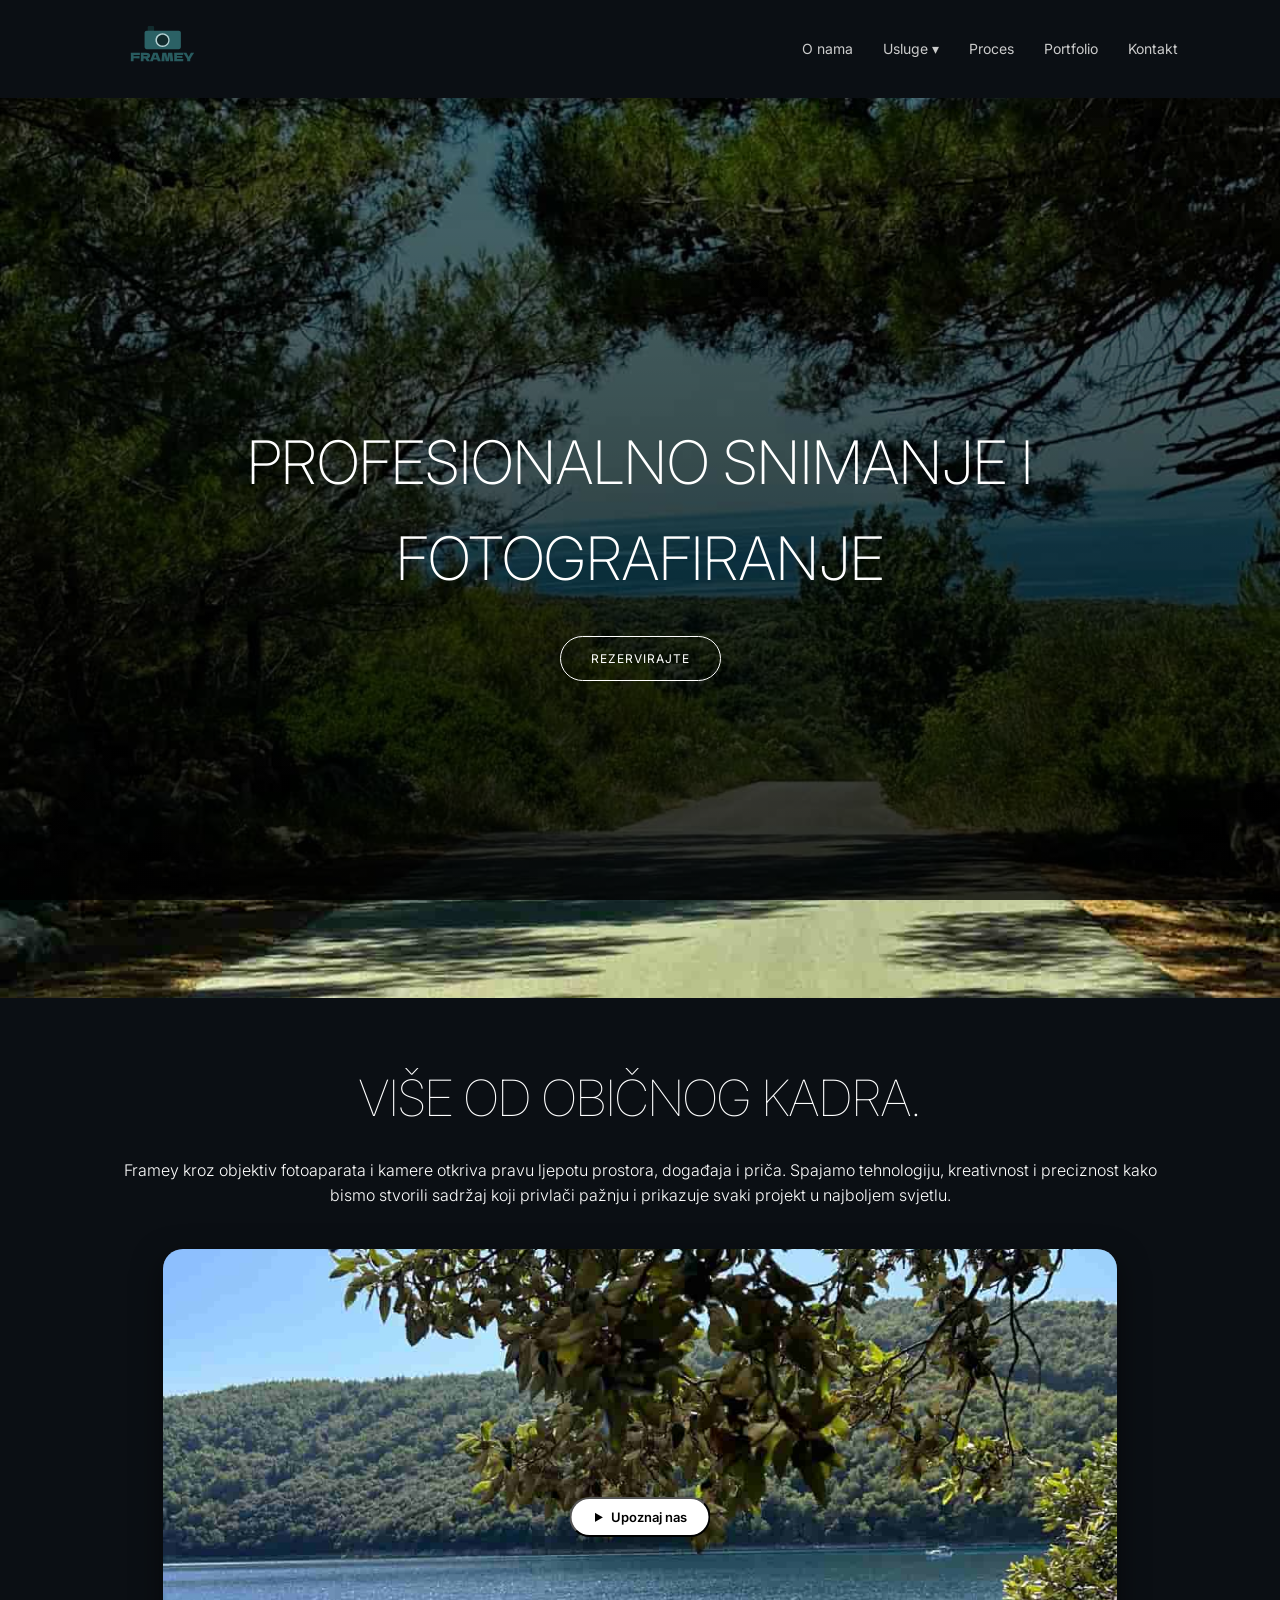
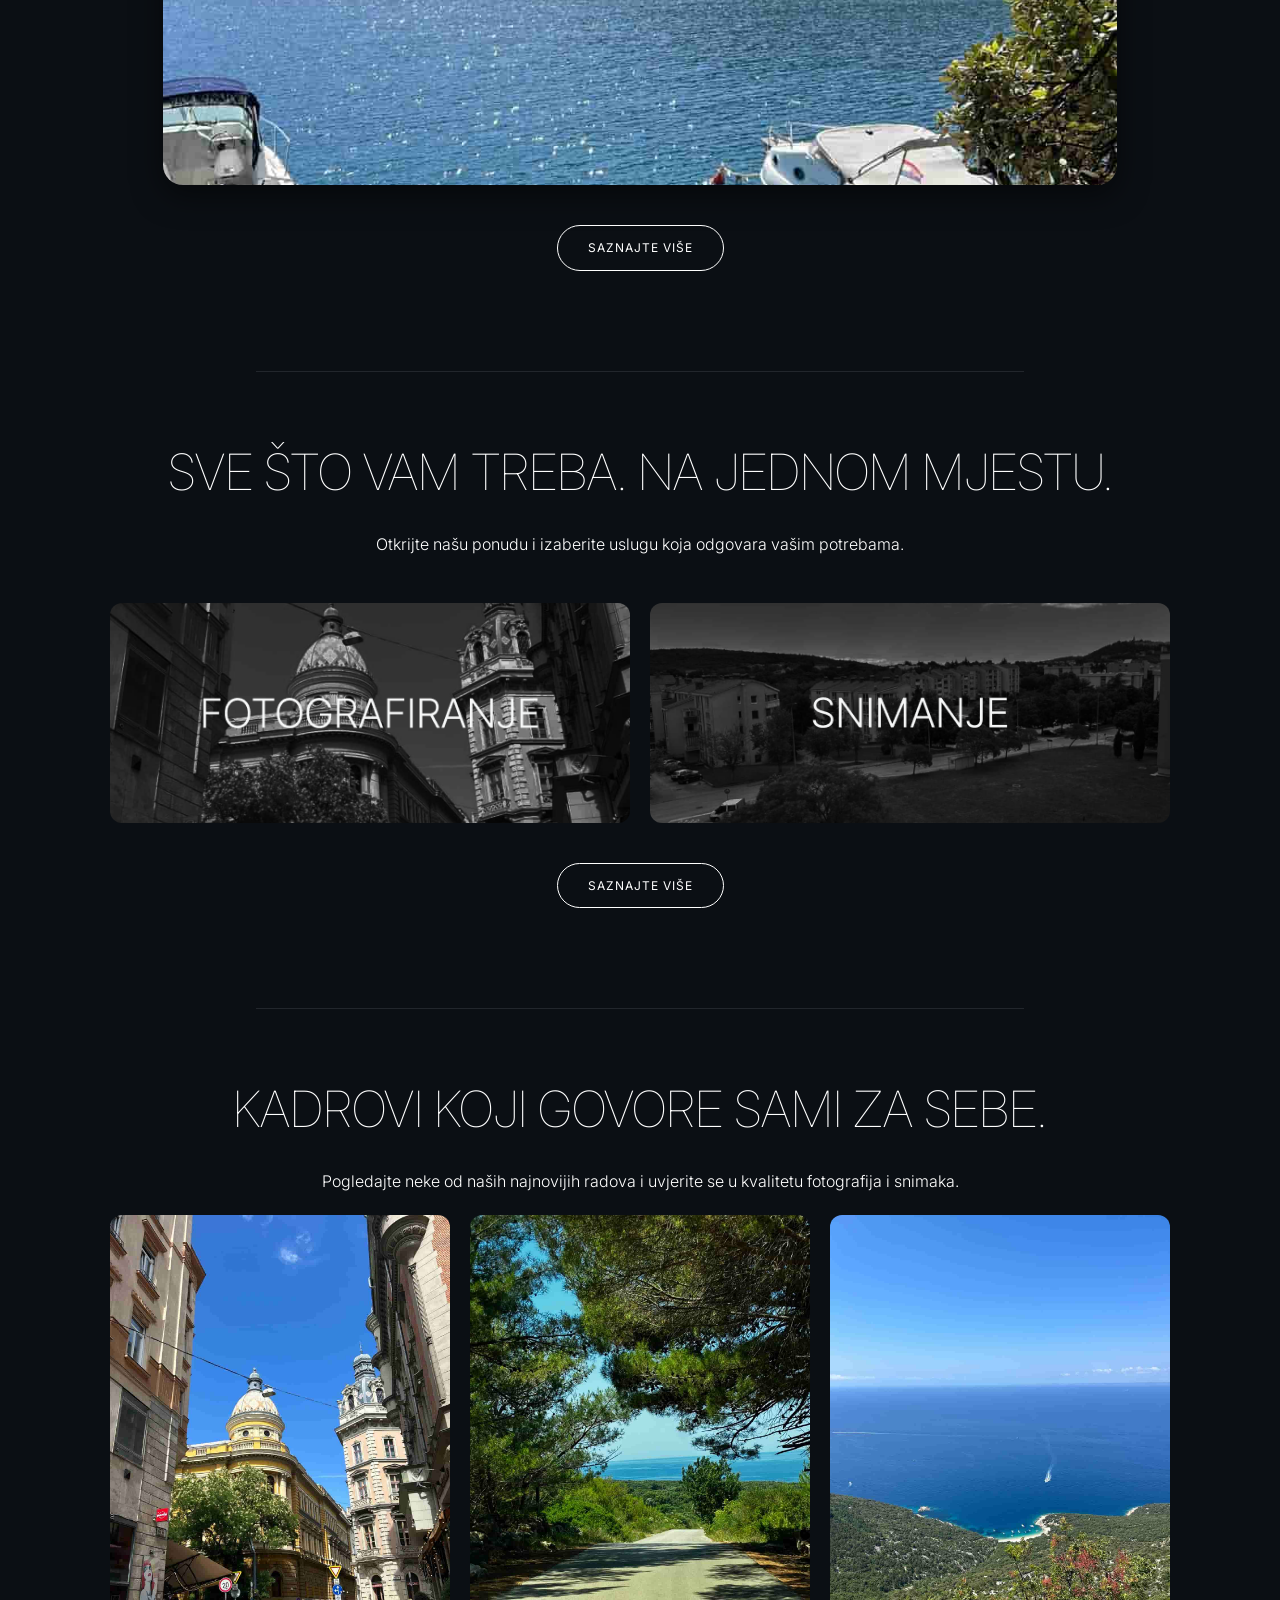
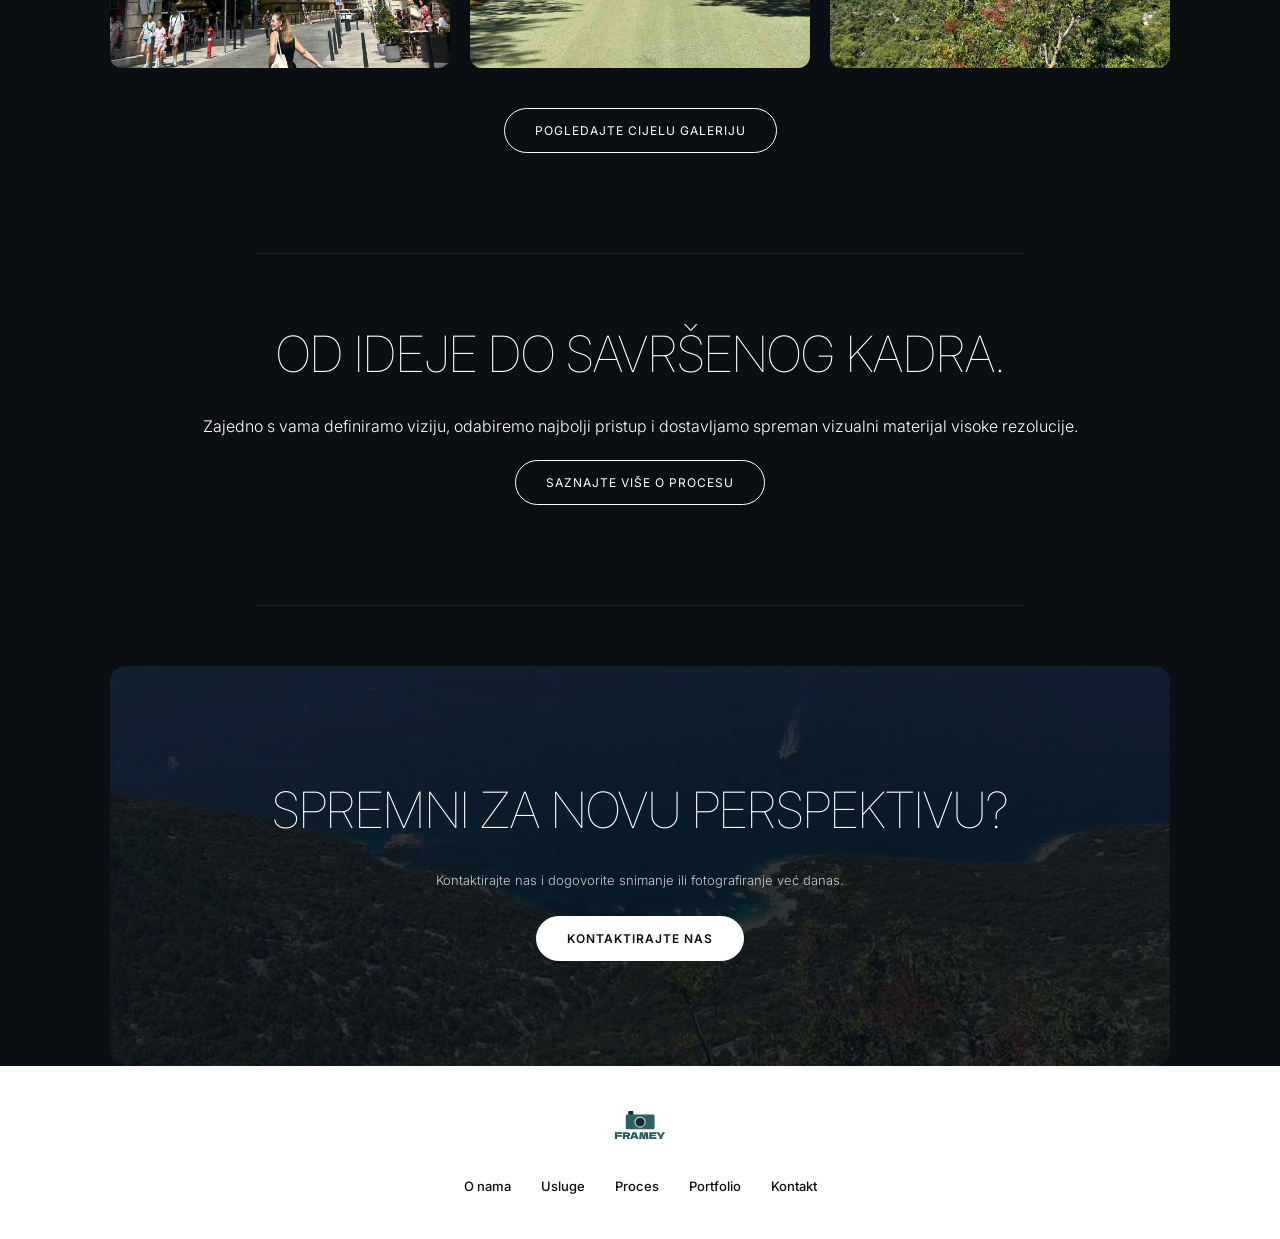
<file: index.html>
<!DOCTYPE html>
<html lang="hr">

<head>
    <meta charset="UTF-8">
    <meta name="viewport" content="width=device-width, initial-scale=1.0">
    <title>Framey - Naslovna</title>
    <link rel="preconnect" href="https://fonts.googleapis.com">
    <link rel="preconnect" href="https://fonts.gstatic.com" crossorigin>
    <link href="https://fonts.googleapis.com/css2?family=Inter:wght@300;400;500;600;700&display=swap" rel="stylesheet">
    <link rel="stylesheet" href="style.css">
</head>

<body>

    <header class="navbar">
        <div class="logo">
            <a href="index.html"><img src="images/logotip.svg" alt="Framey Logo"></a>
        </div>

        <button class="hamburger" id="hamburger" aria-label="Otvori izbornik">
            <span></span>
            <span></span>
            <span></span>
        </button>

        <nav>
            <ul class="nav-links" id="nav-links">
                <li><a href="o_nama.html">O nama</a></li>
                <li class="dropdown">
                    <a href="usluge.html" class="dropbtn">Usluge &#9662;</a>
                    <ul class="dropdown-content">
                        <li><a href="snimanje.html">Snimanje</a></li>
                        <li><a href="fotografiranje.html">Fotografiranje</a></li>
                    </ul>
                </li>
                <li><a href="proces.html">Proces</a></li>
                <li><a href="portfolio.html">Portfolio</a></li>
                <li><a href="kontakt.html">Kontakt</a></li>
            </ul>
        </nav>
    </header>

    <section class="hero">
        <div class="hero-text">
            <h1>profesionalno snimanje i <br>fotografiranje</h1>

            <a href="kontakt.html" class="btn btn-outline">REZERVIRAJTE</a>
        </div>
    </section>

    <section class="content-section text-center">
        <h2>VIŠE OD OBIČNOG KADRA.</h2>
        <p class="subtitle">
            Framey kroz objektiv fotoaparata i kamere otkriva pravu ljepotu prostora, događaja i priča.
            Spajamo tehnologiju, kreativnost i preciznost kako bismo stvorili
            sadržaj koji privlači pažnju i prikazuje svaki projekt u najboljem svjetlu.<br>
        </p>

        <div class="video-container" id="videoWrapper">
            <img src="images/plaza.jpg" alt="Video cover" class="video-poster">

            <button type="button" class="play-btn" onclick="pokreniVideo()">
                <span class="play-icon">►</span> Upoznaj nas
            </button>

            <video id="mojVideo" class="video-element" controls>
                <source src="images/teovideo.mp4" type="video/mp4">
                Vaš preglednik ne podržava video zapis.
            </video>
        </div>

        <script>
            function pokreniVideo() {
                var wrapper = document.getElementById('videoWrapper');
                var video = document.getElementById('mojVideo');

                wrapper.classList.add('playing');
                video.play();
            }
        </script>

        <a href="o_nama.html" class="btn btn-outline">SAZNAJTE VIŠE</a>

    </section>
    <hr class="divider">

    <section class="content-section text-center">
        <h2>SVE ŠTO VAM TREBA. NA JEDNOM MJESTU.</h2>
        <p class="subtitle">Otkrijte našu ponudu i izaberite uslugu koja odgovara vašim potrebama.</p>
        <br>


        <div class="cards-grid grid-2">
            <div class="card card-overlay">
                <a href="fotografiranje.html">
                    <img src="images/foto.png" alt="Fotografiranje">
                    
            </div></a>
            <a href="snimanje.html">
                <div class="card card-overlay">
                    <img src="images/snim.png" alt="Snimanje">
                    
                </div>
            </a>
        </div>

        <a href="usluge.html" class="btn btn-outline">SAZNAJTE VIŠE</a>

    </section>
    <hr class="divider">

    <section class="content-section text-center">
        <h2>KADROVI KOJI GOVORE SAMI ZA SEBE.</h2>
        <p class="subtitle">Pogledajte neke od naših najnovijih radova i uvjerite se u kvalitetu fotografija i snimaka.</p>

        <div class="cards-grid grid-3">
            <div class="card"><img src="images/budimpesta.jpg" alt="Rad 1"></div>
            <div class="card"><img src="images/put_vir.jpg" alt="Rad 2"></div>
            <div class="card"><img src="images/cres.jpg" alt="Rad 3"></div>
     
        </div>

        <a href="portfolio.html" class="btn btn-outline">POGLEDAJTE CIJELU GALERIJU</a>
    </section>
    <hr class="divider">
    <section class="content-section text-center">
        <h2>OD IDEJE DO SAVRŠENOG KADRA.</h2>
        <p class="subtitle">
            Zajedno s vama definiramo viziju, odabiremo najbolji pristup
            i dostavljamo spreman vizualni materijal visoke rezolucije.
        </p>
        <a href="proces.html" class="btn btn-outline">SAZNAJTE VIŠE O PROCESU</a>

    </section>
    <hr class="divider">
    <section class="content-section">
        <div class="cta-card">
            <img src="images/footer.jpg" alt="Pozadina">
            <div class="cta-content">
                <h2>SPREMNI ZA NOVU PERSPEKTIVU?</h2>
                <p>Kontaktirajte nas i dogovorite snimanje ili fotografiranje već danas.</p>
                <a href="kontakt.html" class="btn btn-white">KONTAKTIRAJTE NAS</a>
            </div>
        </div>
    </section>

    <footer class="footer">
        <div class="footer-logo">
            <img src="images/logotip.svg" alt="Framey Logo">
        </div>
        <ul class="footer-links">
            <li><a href="o_nama.html">O nama</a></li>
            <li><a href="usluge.html">Usluge</a></li>
            <li><a href="proces.html">Proces</a></li>
            <li><a href="portfolio.html">Portfolio</a></li>
            <li><a href="kontakt.html">Kontakt</a></li>
        </ul>
    </footer>

    <script>
        const hamburger = document.getElementById('hamburger');
        const navLinks = document.getElementById('nav-links');

        hamburger.addEventListener('click', () => {
            navLinks.classList.toggle('active');
        });
    </script>
</body>

</html>
</file>
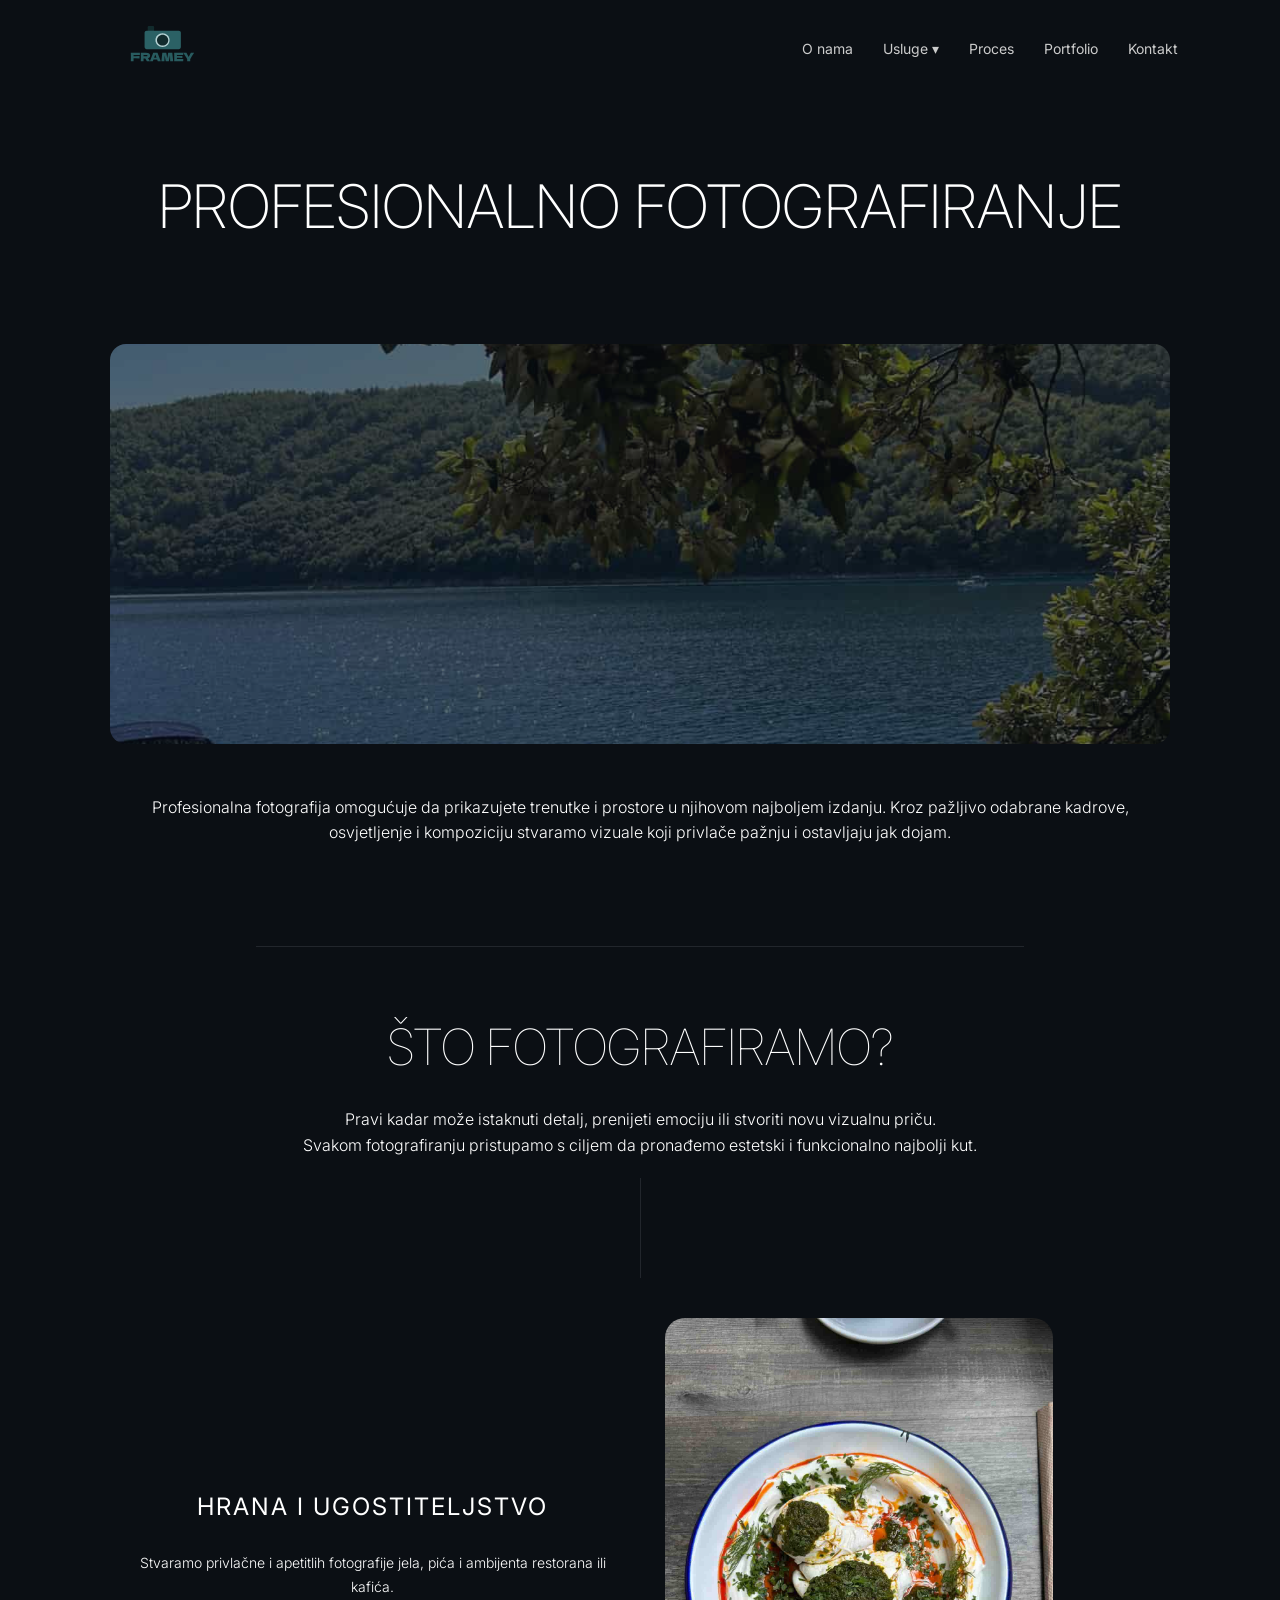
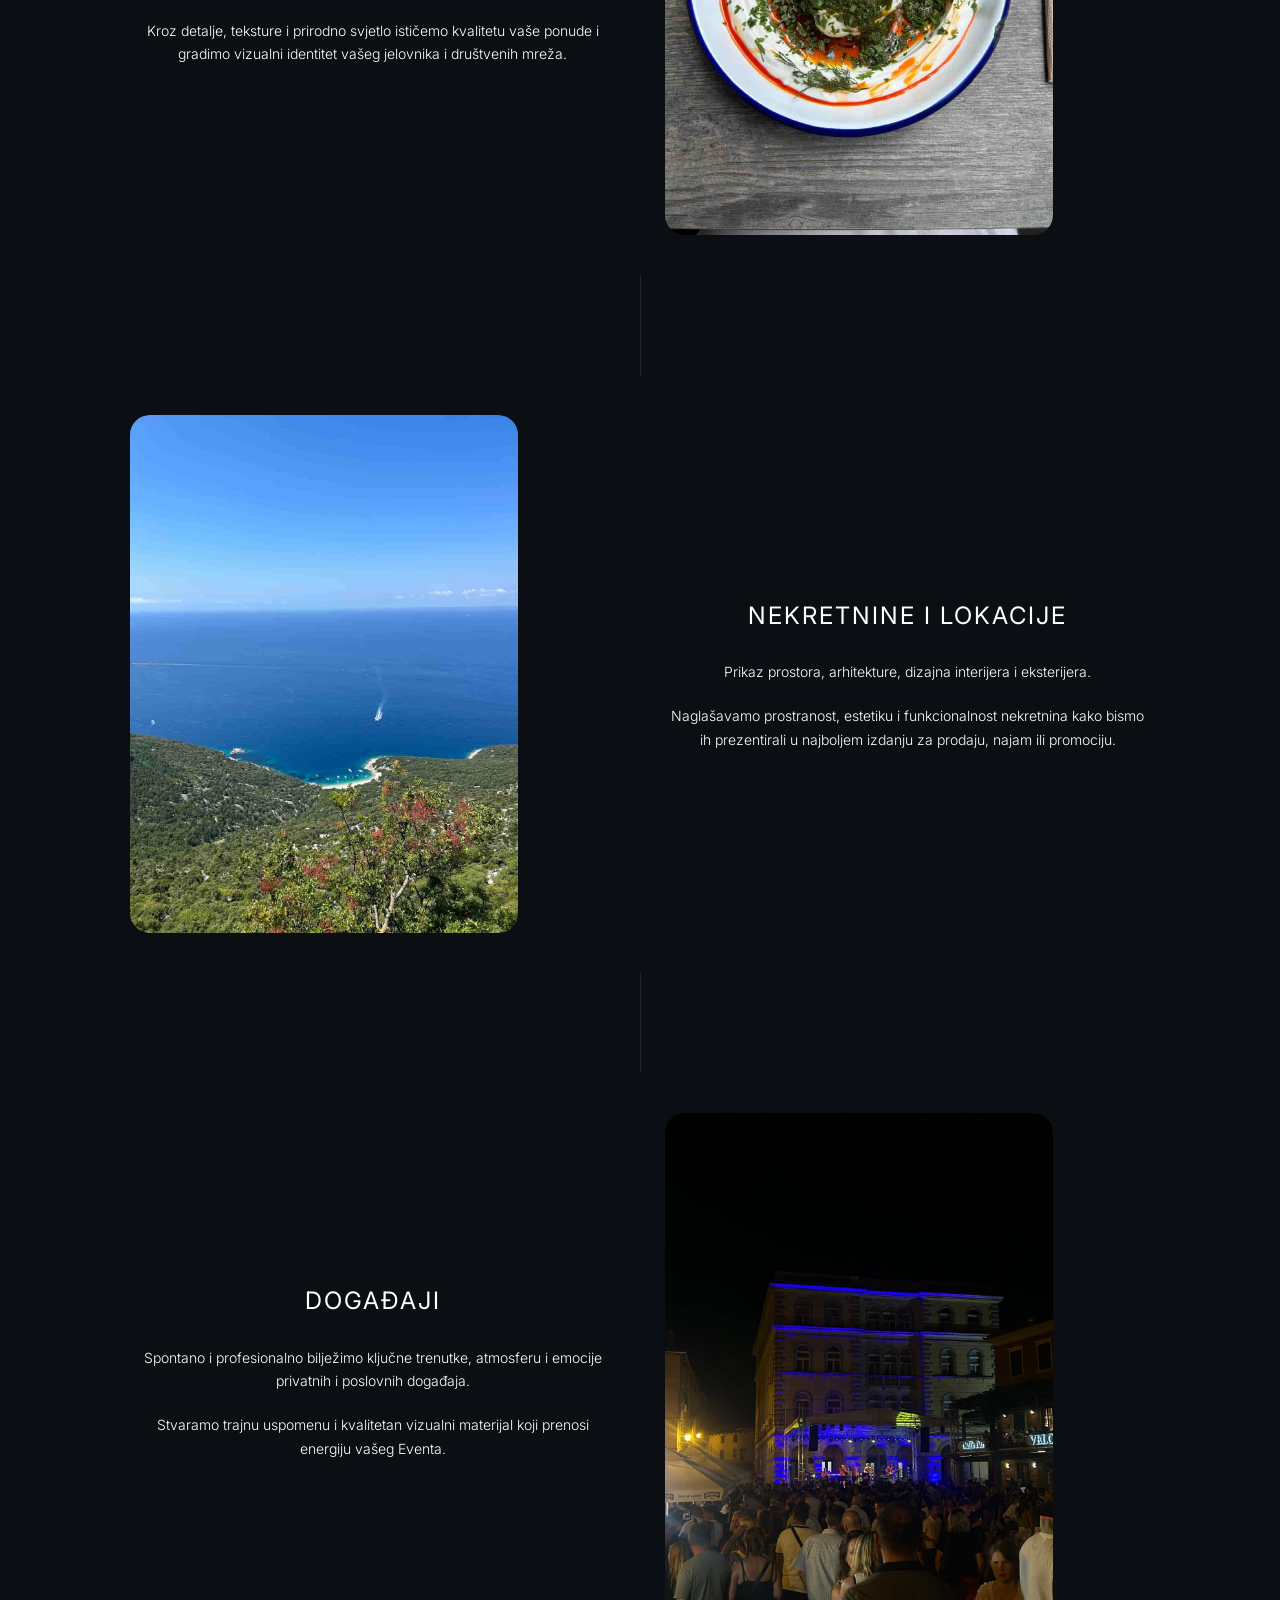
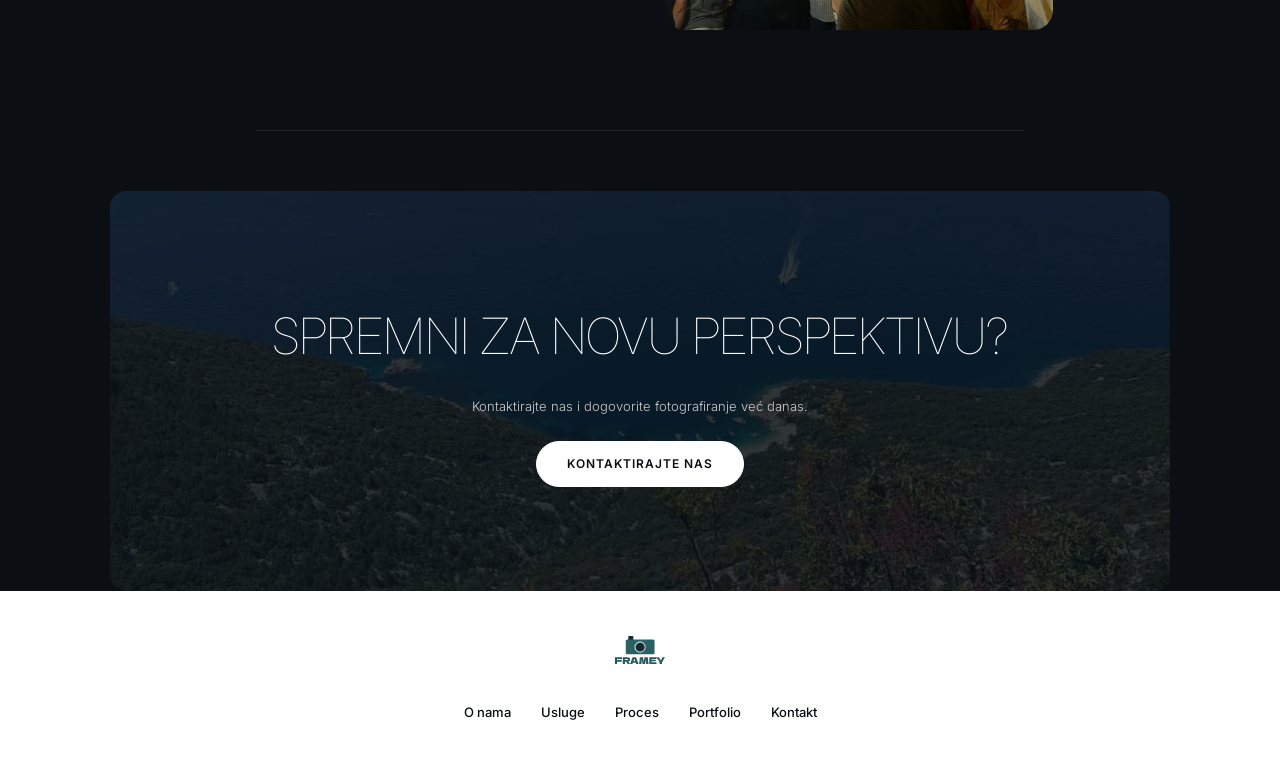
<file: fotografiranje.html>
<!DOCTYPE html>
<html lang="hr">

<head>
    <meta charset="UTF-8">
    <meta name="viewport" content="width=device-width, initial-scale=1.0">
    <title>Framey - Fotografiranje</title>
    <link rel="preconnect" href="https://fonts.googleapis.com">
    <link rel="preconnect" href="https://fonts.gstatic.com" crossorigin>
    <link href="https://fonts.googleapis.com/css2?family=Inter:wght@300;400;500;600;700&display=swap" rel="stylesheet">
    <link rel="stylesheet" href="style.css">
</head>

<body>

    <header class="navbar">
        <div class="logo">
            <a href="index.html"><img src="images/logotip.svg" alt="Framey Logo"></a>
        </div>

        <button class="hamburger" id="hamburger" aria-label="Otvori izbornik">
            <span></span>
            <span></span>
            <span></span>
        </button>

        <nav>
            <ul class="nav-links" id="nav-links">
                <li><a href="o_nama.html">O nama</a></li>
                <li class="dropdown">
                    <a href="usluge.html" class="dropbtn">Usluge &#9662;</a>
                    <ul class="dropdown-content">
                        <li><a href="snimanje.html">Snimanje</a></li>
                        <li><a href="fotografiranje.html">Fotografiranje</a></li>
                    </ul>
                </li>
                <li><a href="proces.html">Proces</a></li>
                <li><a href="portfolio.html">Portfolio</a></li>
                <li><a href="kontakt.html">Kontakt</a></li>
            </ul>
        </nav>
    </header>

    <section class="content-section text-center">
        <h1>profesionalno fotografiranje</h1>
    </section>

    <section class="content-section text-center">
        <div class="cta-card"><img src="images/plaza.jpg" alt="Profesionalno fotografiranje"></div>
        <br><br>

        <p class="subtitle">Profesionalna fotografija omogućuje da prikazujete trenutke i prostore u njihovom najboljem izdanju.
            Kroz pažljivo odabrane kadrove, osvjetljenje i kompoziciju stvaramo vizuale koji privlače pažnju i ostavljaju jak dojam.
        </p>

    </section>
    <hr class="divider">

    <section class="content-section text-center">
        <h2>ŠTO FOTOGRAFIRAMO?</h2>
        <p class="subtitle">Pravi kadar može istaknuti detalj, prenijeti emociju ili stvoriti novu vizualnu priču.<br>
            Svakom fotografiranju pristupamo s ciljem da pronađemo estetski i funkcionalno najbolji kut.</p>

        <div class="vertical-line"></div>

        <section class="split-section">
            <div class="split-text">
                <h2>HRANA I UGOSTITELJSTVO</h2>
                <p>
                    Stvaramo privlačne i apetitlih fotografije jela, pića i ambijenta restorana ili kafića.
                </p>
                <p>
                    Kroz detalje, teksture i prirodno svjetlo ističemo kvalitetu vaše ponude i gradimo vizualni identitet vašeg jelovnika i društvenih mreža.
                </p>
            </div>

            <div class="split-image">
                <img src="images/hrana.jpg" alt="Fotografiranje hrane i ugostiteljstva">
            </div>
        </section>

        <div class="vertical-line"></div>

        <section class="split-section">
            <div class="split-image">
                <img src="images/cres.jpg" alt="Fotografiranje nekretnina i lokacija">
            </div>
            <div class="split-text">
                <h2>NEKRETNINE I LOKACIJE</h2>
                <p>
                    Prikaz prostora, arhitekture, dizajna interijera i eksterijera.
                </p>
                <p>
                    Naglašavamo prostranost, estetiku i funkcionalnost nekretnina kako bismo ih prezentirali u najboljem izdanju za prodaju, najam ili promociju.
                </p>
            </div>
        </section>

        <div class="vertical-line"></div>

        <section class="split-section">
            <div class="split-text">
                <h2>DOGAĐAJI</h2>
                <p>
                    Spontano i profesionalno bilježimo ključne trenutke, atmosferu i emocije privatnih i poslovnih događaja.
                </p>
                <p>
                    Stvaramo trajnu uspomenu i kvalitetan vizualni materijal koji prenosi energiju vašeg Eventa.
                </p>
            </div>

            <div class="split-image">
                <img src="images/concert.jpg" alt="Fotografiranje događaja">
            </div>
        </section>

    </section>

    <hr class="divider">

    <section class="content-section">
        <div class="cta-card">
            <img src="images/footer.jpg" alt="Pozadina">
            <div class="cta-content">
                <h2>SPREMNI ZA NOVU PERSPEKTIVU?</h2>
                <p>Kontaktirajte nas i dogovorite fotografiranje već danas.</p>
                <a href="kontakt.html" class="btn btn-white">KONTAKTIRAJTE NAS</a>
            </div>
        </div>
    </section>

    <footer class="footer">
        <div class="footer-logo">
            <img src="images/logotip.svg" alt="Framey Logo">
        </div>
        <ul class="footer-links">
            <li><a href="o_nama.html">O nama</a></li>
            <li><a href="usluge.html">Usluge</a></li>
            <li><a href="proces.html">Proces</a></li>
            <li><a href="portfolio.html">Portfolio</a></li>
            <li><a href="kontakt.html">Kontakt</a></li>
        </ul>
    </footer>

    <script>
        const hamburger = document.getElementById('hamburger');
        const navLinks = document.getElementById('nav-links');

        hamburger.addEventListener('click', () => {
            navLinks.classList.toggle('active');
        });
    </script>
</body>

</html>
</file>
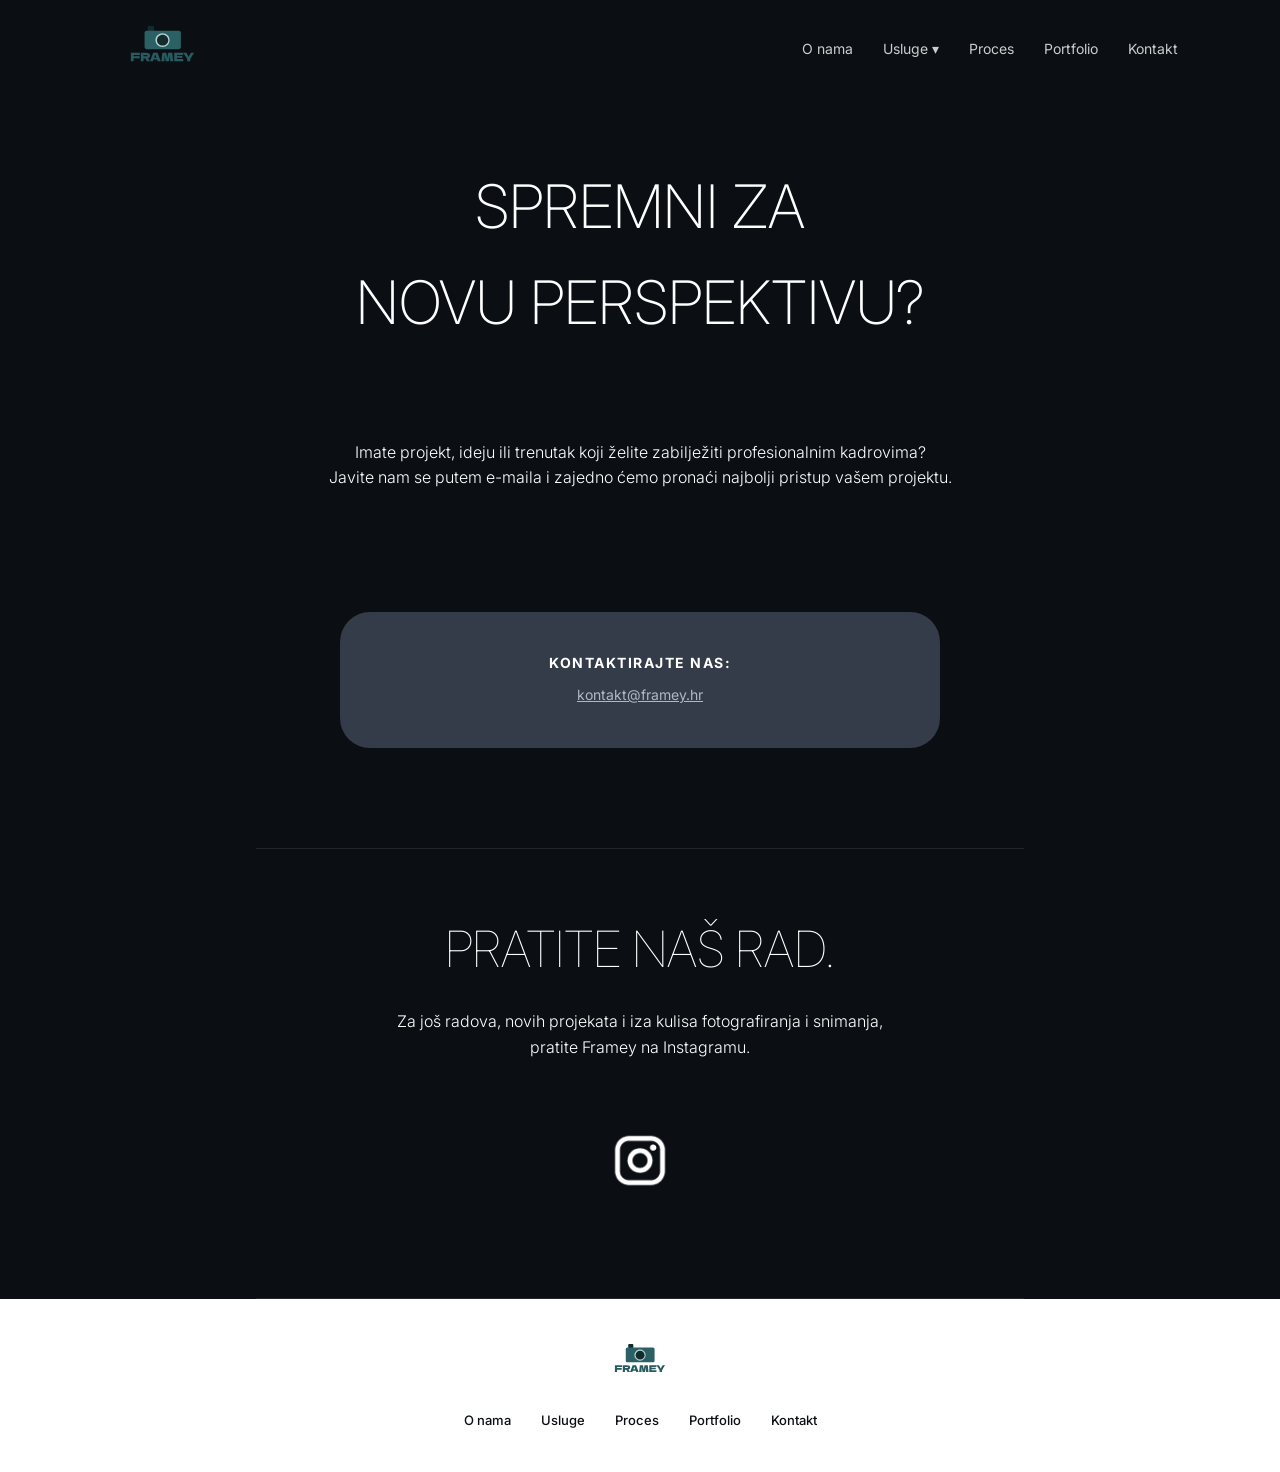
<file: kontakt.html>
<!DOCTYPE html>
<html lang="hr">

<head>
    <meta charset="UTF-8">
    <meta name="viewport" content="width=device-width, initial-scale=1.0">
    <title>Framey - Kontakt</title>
    <link rel="preconnect" href="https://fonts.googleapis.com">
    <link rel="preconnect" href="https://fonts.gstatic.com" crossorigin>
    <link href="https://fonts.googleapis.com/css2?family=Inter:wght@300;400;500;600;700&display=swap" rel="stylesheet">
    <link rel="stylesheet" href="style.css">
</head>

<body>

    <header class="navbar">
        <div class="logo">
            <a href="index.html"><img src="images/logotip.svg" alt="Framey Logo"></a>
        </div>

        <button class="hamburger" id="hamburger" aria-label="Otvori izbornik">
            <span></span>
            <span></span>
            <span></span>
        </button>

        <nav>
            <ul class="nav-links" id="nav-links">
                <li><a href="o_nama.html">O nama</a></li>
                <li class="dropdown">
                    <a href="usluge.html" class="dropbtn">Usluge &#9662;</a>
                    <ul class="dropdown-content">
                        <li><a href="snimanje.html">Snimanje</a></li>
                        <li><a href="fotografiranje.html">Fotografiranje</a></li>
                    </ul>
                </li>
                <li><a href="proces.html">Proces</a></li>
                <li><a href="portfolio.html">Portfolio</a></li>
                <li><a href="kontakt.html">Kontakt</a></li>
            </ul>
        </nav>
    </header>

    <section class="content-section text-center">
        <h1>Spremni za<br>novu perspektivu?</h1>
    </section>

    <section class="content-section text-center">

        <p class="subtitle">Imate projekt, ideju ili trenutak koji želite zabilježiti profesionalnim kadrovima?<br>
            Javite nam se putem e-maila i zajedno ćemo pronaći najbolji pristup vašem projektu.</p>

    </section>
    <br><br>
    <section class="contact-box">
        <p class="contact-title">KONTAKTIRAJTE NAS:</p>
        <a href="mailto:kontakt@framey.hr" class="contact-email">kontakt@framey.hr</a>
    </section>
    <hr class="divider">

    <section class="content-section text-center">
        <h2>Pratite naš rad.</h2>
        <p class="subtitle">Za još radova, novih projekata i iza kulisa fotografiranja i snimanja,<br>
            pratite Framey na Instagramu.</p>
        <br>
        <br>
        <div class="icon-image">
            <a href="https://www.instagram.com" target="_blank" rel="noopener noreferrer">
                <img src="images/instagram.png" alt="Instagram profil">
            </a>
        </div>

    </section>
    <hr class="divider">


    <footer class="footer">
        <div class="footer-logo">
            <img src="images/logotip.svg" alt="Framey Logo">
        </div>
        <ul class="footer-links">
            <li><a href="o_nama.html">O nama</a></li>
            <li><a href="usluge.html">Usluge</a></li>
            <li><a href="proces.html">Proces</a></li>
            <li><a href="portfolio.html">Portfolio</a></li>
            <li><a href="kontakt.html">Kontakt</a></li>
        </ul>
    </footer>

    <script>
        const hamburger = document.getElementById('hamburger');
        const navLinks = document.getElementById('nav-links');

        hamburger.addEventListener('click', () => {
            navLinks.classList.toggle('active');
        });
    </script>
</body>

</html>
</file>
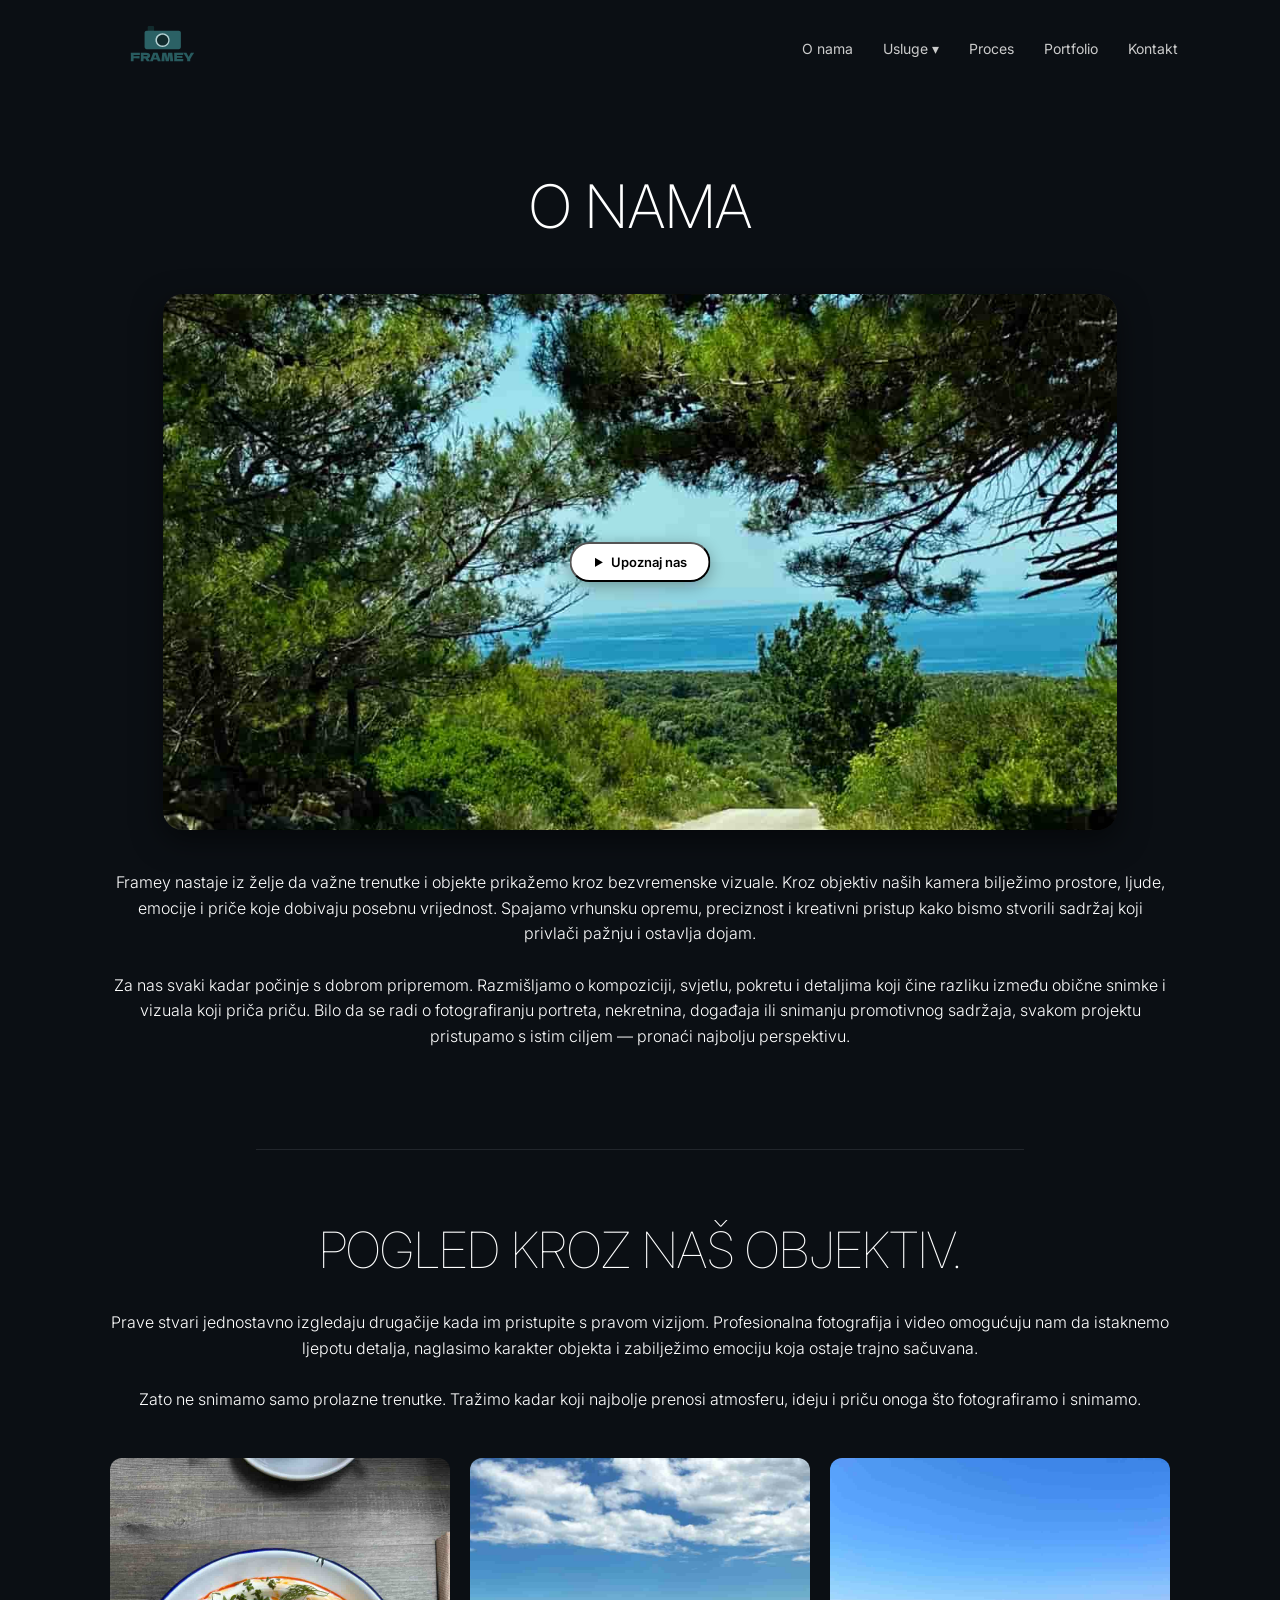
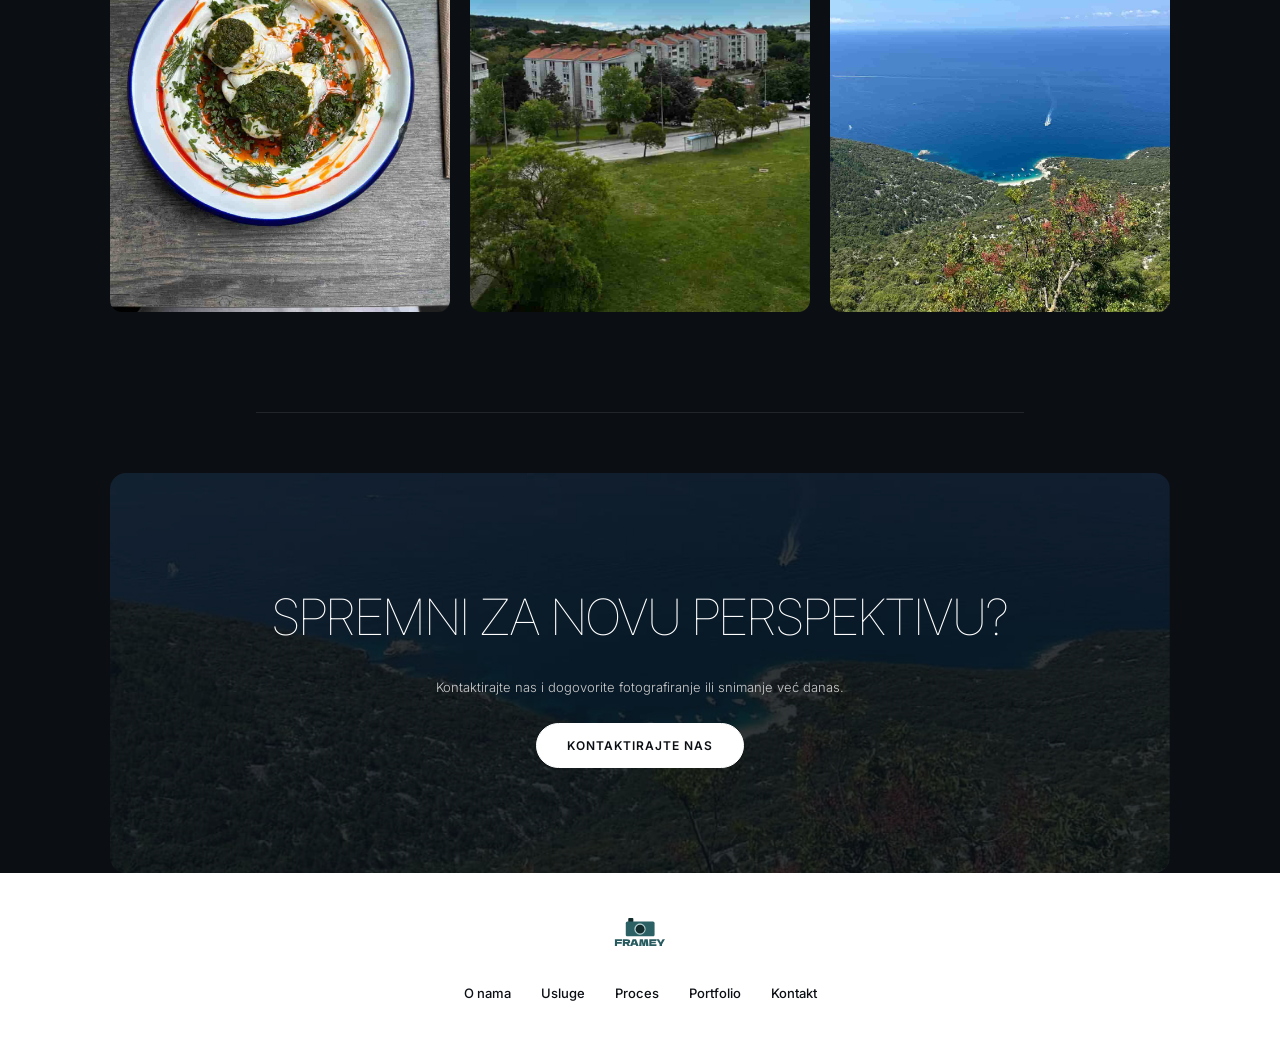
<file: o_nama.html>
<!DOCTYPE html>
<html lang="hr">

<head>
    <meta charset="UTF-8">
    <meta name="viewport" content="width=device-width, initial-scale=1.0">
    <title>Framey - O nama</title>
    <link rel="preconnect" href="https://fonts.googleapis.com">
    <link rel="preconnect" href="https://fonts.gstatic.com" crossorigin>
    <link href="https://fonts.googleapis.com/css2?family=Inter:wght@300;400;500;600;700&display=swap" rel="stylesheet">
    <link rel="stylesheet" href="style.css">
</head>

<body>

    <header class="navbar">
        <div class="logo">
            <a href="index.html"><img src="images/logotip.svg" alt="Framey Logo"></a>
        </div>

        <button class="hamburger" id="hamburger" aria-label="Otvori izbornik">
            <span></span>
            <span></span>
            <span></span>
        </button>

        <nav>
            <ul class="nav-links" id="nav-links">
                <li><a href="o_nama.html">O nama</a></li>
                <li class="dropdown">
                    <a href="usluge.html" class="dropbtn">Usluge &#9662;</a>
                    <ul class="dropdown-content">
                        <li><a href="snimanje.html">Snimanje</a></li>
                        <li><a href="fotografiranje.html">Fotografiranje</a></li>
                    </ul>
                </li>
                <li><a href="proces.html">Proces</a></li>
                <li><a href="portfolio.html">Portfolio</a></li>
                <li><a href="kontakt.html">Kontakt</a></li>
            </ul>
        </nav>
    </header>


    <section class="content-section text-center">
        <h1>O NAMA</h1>

        <div class="video-container" id="videoWrapper">
            <img src="images/put_vir.jpg" alt="Video cover" class="video-poster">

            <button type="button" class="play-btn" onclick="pokreniVideo()">
                <span class="play-icon">►</span> Upoznaj nas
            </button>

            <video id="mojVideo" class="video-element" controls>
                <source src="images/teovideo.mp4" type="video/mp4">
                Vaš preglednik ne podržava video zapis.
            </video>
        </div>

        <script>
            function pokreniVideo() {
                var wrapper = document.getElementById('videoWrapper');
                var video = document.getElementById('mojVideo');

                wrapper.classList.add('playing');
                video.play();
            }
        </script>

        <p class="subtitle">Framey nastaje iz želje da važne trenutke i objekte prikažemo kroz bezvremenske vizuale.
            Kroz objektiv naših kamera bilježimo prostore, ljude, emocije i priče koje dobivaju posebnu vrijednost.
            Spajamo vrhunsku opremu, preciznost i kreativni pristup kako bismo stvorili sadržaj koji privlači
            pažnju i ostavlja dojam.<br><br>
            Za nas svaki kadar počinje s dobrom pripremom. Razmišljamo o kompoziciji, svjetlu, pokretu i
            detaljima koji čine razliku između obične snimke i vizuala koji priča priču.
            Bilo da se radi o fotografiranju portreta, nekretnina, događaja ili snimanju promotivnog sadržaja,
            svakom projektu pristupamo s istim ciljem — pronaći najbolju perspektivu.</p>

    </section>
    <hr class="divider">

    <section class="content-section text-center">
        <h2>Pogled kroz naš objektiv.</h2>
        <p class="subtitle">Prave stvari jednostavno izgledaju drugačije kada im pristupite s pravom vizijom. Profesionalna fotografija i video omogućuju nam da istaknemo ljepotu detalja, naglasimo karakter objekta i zabilježimo emociju koja ostaje trajno sačuvana.<br><br>
            Zato ne snimamo samo prolazne trenutke. Tražimo kadar koji najbolje prenosi atmosferu, ideju i priču onoga što fotografiramo i snimamo.</p>
        <br>


        <div class="cards-grid grid-3">
            <div class="card"><img src="images/hrana.jpg" alt="Rad 1"></div>
            <div class="card"><img src="images/pogled.jpg" alt="Rad 2"></div>
            <div class="card"><img src="images/cres.jpg" alt="Rad 3"></div>

        </div>

    </section>
    <hr class="divider">

    <section class="content-section">
        <div class="cta-card">
            <img src="images/footer.jpg" alt="Pozadina">
            <div class="cta-content">
                <h2>SPREMNI ZA NOVU PERSPEKTIVU?</h2>
                <p>Kontaktirajte nas i dogovorite fotografiranje ili snimanje već danas.</p>
                <a href="kontakt.html" class="btn btn-white">KONTAKTIRAJTE NAS</a>
            </div>
        </div>
    </section>

    <footer class="footer">
        <div class="footer-logo">
            <img src="images/logotip.svg" alt="Framey Logo">
        </div>
        <ul class="footer-links">
            <li><a href="o_nama.html">O nama</a></li>
            <li><a href="usluge.html">Usluge</a></li>
            <li><a href="proces.html">Proces</a></li>
            <li><a href="portfolio.html">Portfolio</a></li>
            <li><a href="kontakt.html">Kontakt</a></li>
        </ul>
    </footer>

    <script>
        const hamburger = document.getElementById('hamburger');
        const navLinks = document.getElementById('nav-links');

        hamburger.addEventListener('click', () => {
            navLinks.classList.toggle('active');
        });
    </script>
</body>

</html>
</file>
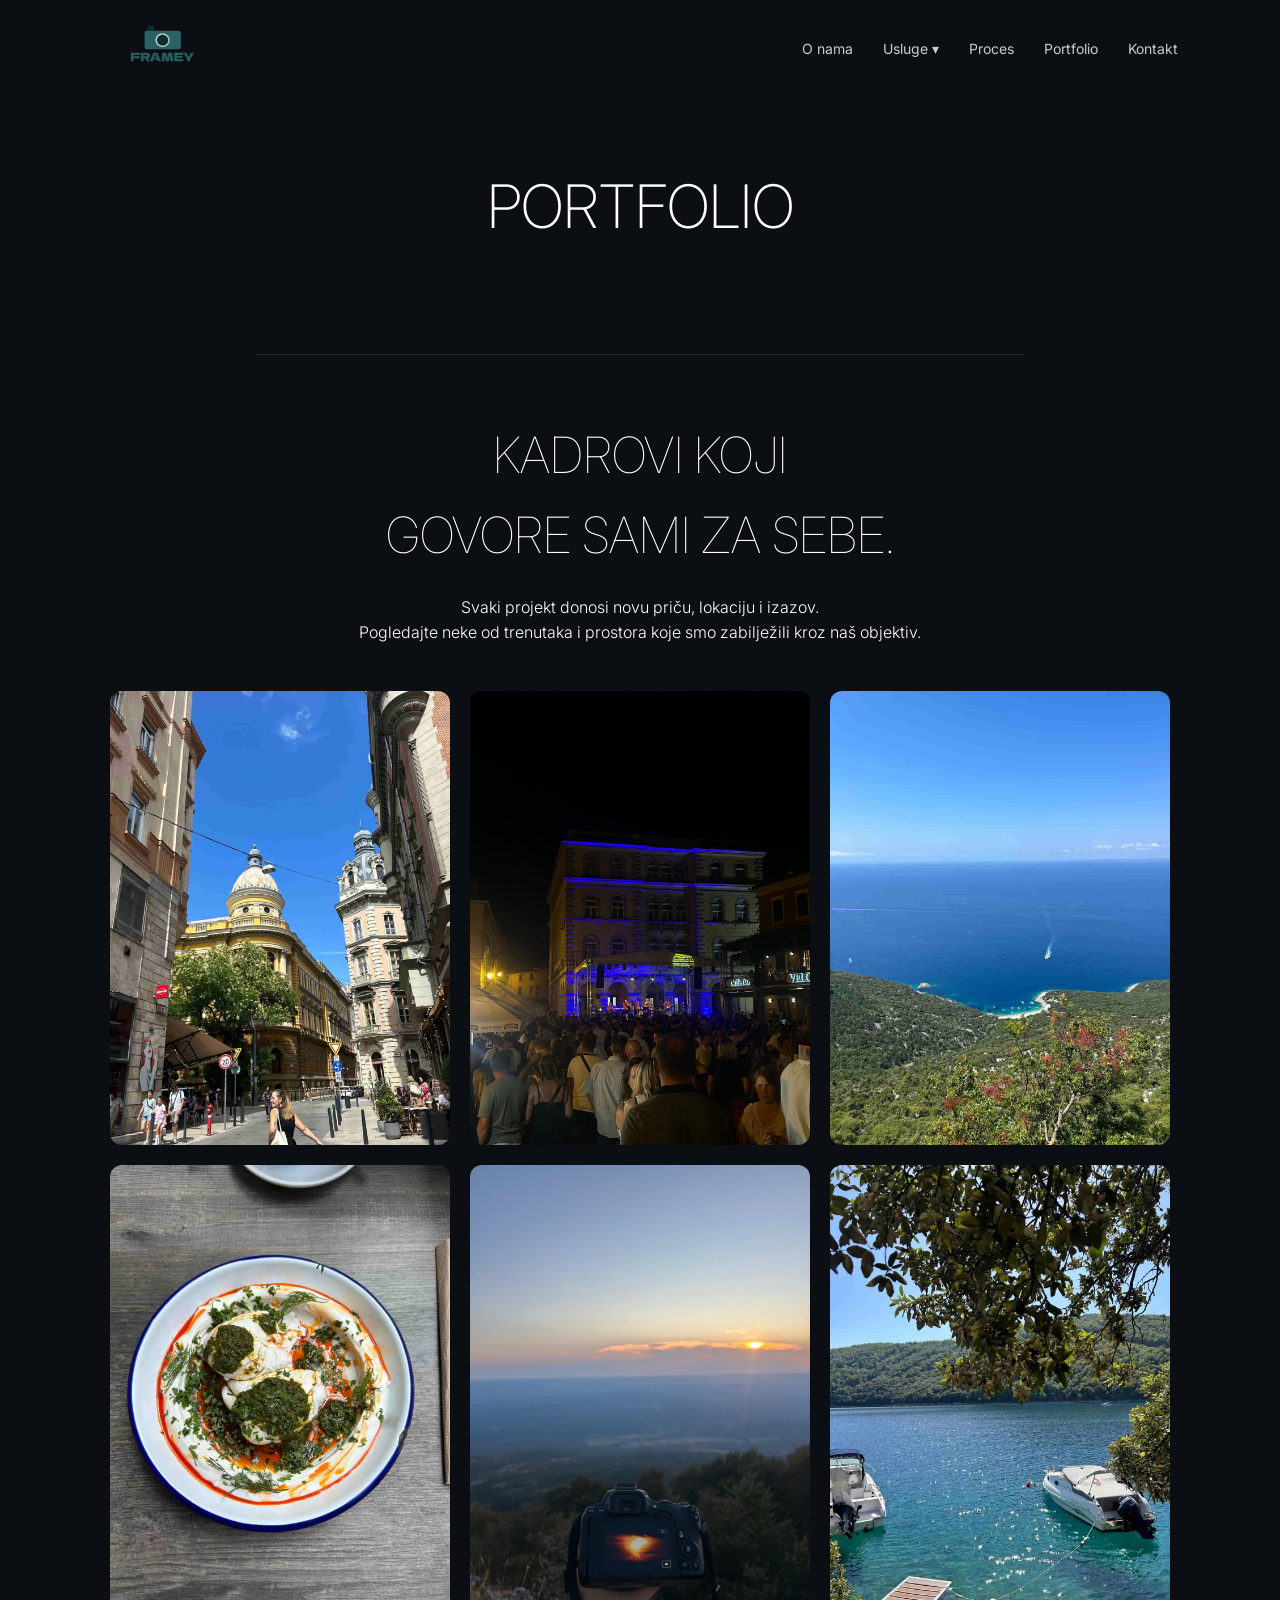
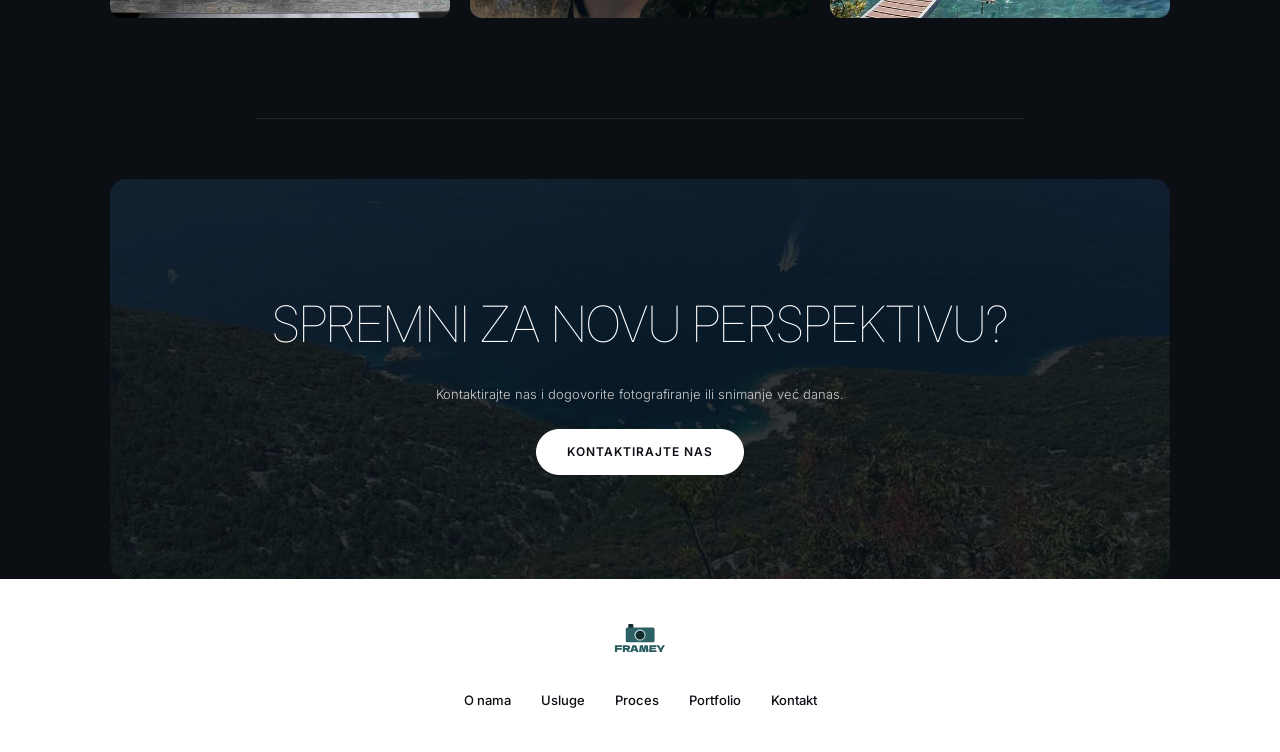
<file: portfolio.html>
<!DOCTYPE html>
<html lang="hr">

<head>
    <meta charset="UTF-8">
    <meta name="viewport" content="width=device-width, initial-scale=1.0">
    <title>Framey - Portfolio</title>
    <link rel="preconnect" href="https://fonts.googleapis.com">
    <link rel="preconnect" href="https://fonts.gstatic.com" crossorigin>
    <link href="https://fonts.googleapis.com/css2?family=Inter:wght@300;400;500;600;700&display=swap" rel="stylesheet">
    <link rel="stylesheet" href="style.css">
</head>

<body>

    <header class="navbar">
        <div class="logo">
            <a href="index.html"><img src="images/logotip.svg" alt="Framey Logo"></a>
        </div>

        <button class="hamburger" id="hamburger" aria-label="Otvori izbornik">
            <span></span>
            <span></span>
            <span></span>
        </button>

        <nav>
            <ul class="nav-links" id="nav-links">
                <li><a href="o_nama.html">O nama</a></li>
                <li class="dropdown">
                    <a href="usluge.html" class="dropbtn">Usluge &#9662;</a>
                    <ul class="dropdown-content">
                        <li><a href="snimanje.html">Snimanje</a></li>
                        <li><a href="fotografiranje.html">Fotografiranje</a></li>
                    </ul>
                </li>
                <li><a href="proces.html">Proces</a></li>
                <li><a href="portfolio.html">Portfolio</a></li>
                <li><a href="kontakt.html">Kontakt</a></li>
            </ul>
        </nav>
    </header>

    <section class="content-section text-center">
        <h1>Portfolio</h1>
    </section>

    <hr class="divider">

    <section class="content-section text-center">
        <h2>Kadrovi koji<br>govore sami za sebe.</h2>
        <p class="subtitle">Svaki projekt donosi novu priču, lokaciju i izazov.<br>
            Pogledajte neke od trenutaka i prostora koje smo zabilježili kroz naš objektiv.</p>
        <br>


        <div class="cards-grid grid-3">
            <div class="card"><img src="images/budimpesta.jpg" alt="Rad 1"></div>
            <div class="card"><img src="images/concert.jpg" alt="Rad 2"></div>
            <div class="card"><img src="images/cres.jpg" alt="Rad 3"></div>
            <div class="card"><img src="images/hrana.jpg" alt="Rad 4"></div>
            <div class="card"><img src="images/oprema.jpg" alt="Rad 5"></div>
            <div class="card"><img src="images/plaza.jpg" alt="Rad 6"></div>
    

        </div>

    </section>
    <hr class="divider">

    <section class="content-section">
        <div class="cta-card">
            <img src="images/footer.jpg" alt="Pozadina">
            <div class="cta-content">
                <h2>SPREMNI ZA NOVU PERSPEKTIVU?</h2>
                <p>Kontaktirajte nas i dogovorite fotografiranje ili snimanje već danas.</p>
                <a href="kontakt.html" class="btn btn-white">KONTAKTIRAJTE NAS</a>
            </div>
        </div>
    </section>

    <footer class="footer">
        <div class="footer-logo">
            <img src="images/logotip.svg" alt="Framey Logo">
        </div>
        <ul class="footer-links">
            <li><a href="o_nama.html">O nama</a></li>
            <li><a href="usluge.html">Usluge</a></li>
            <li><a href="proces.html">Proces</a></li>
            <li><a href="portfolio.html">Portfolio</a></li>
            <li><a href="kontakt.html">Kontakt</a></li>
        </ul>
    </footer>
    <script>
        const hamburger = document.getElementById('hamburger');
        const navLinks = document.getElementById('nav-links');

        hamburger.addEventListener('click', () => {
            navLinks.classList.toggle('active');
        });
    </script>

</body>

</html>
</file>
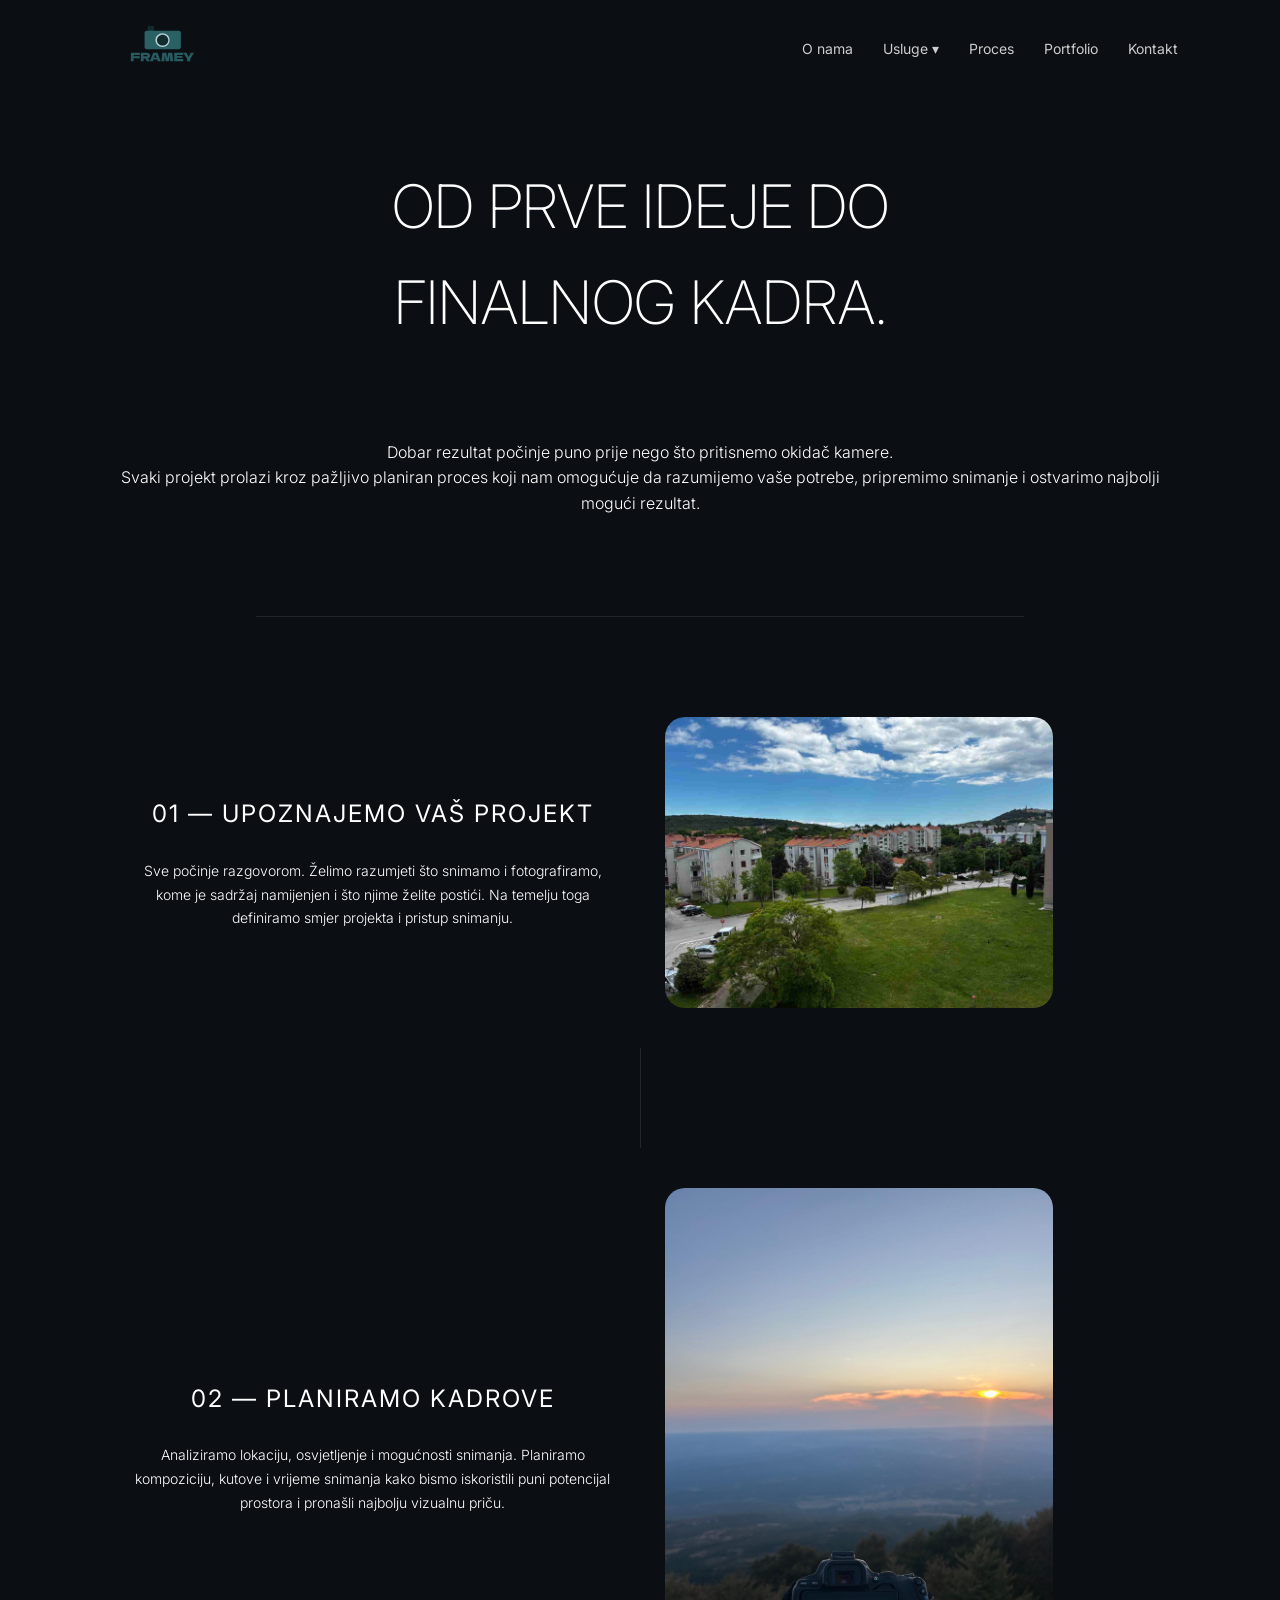
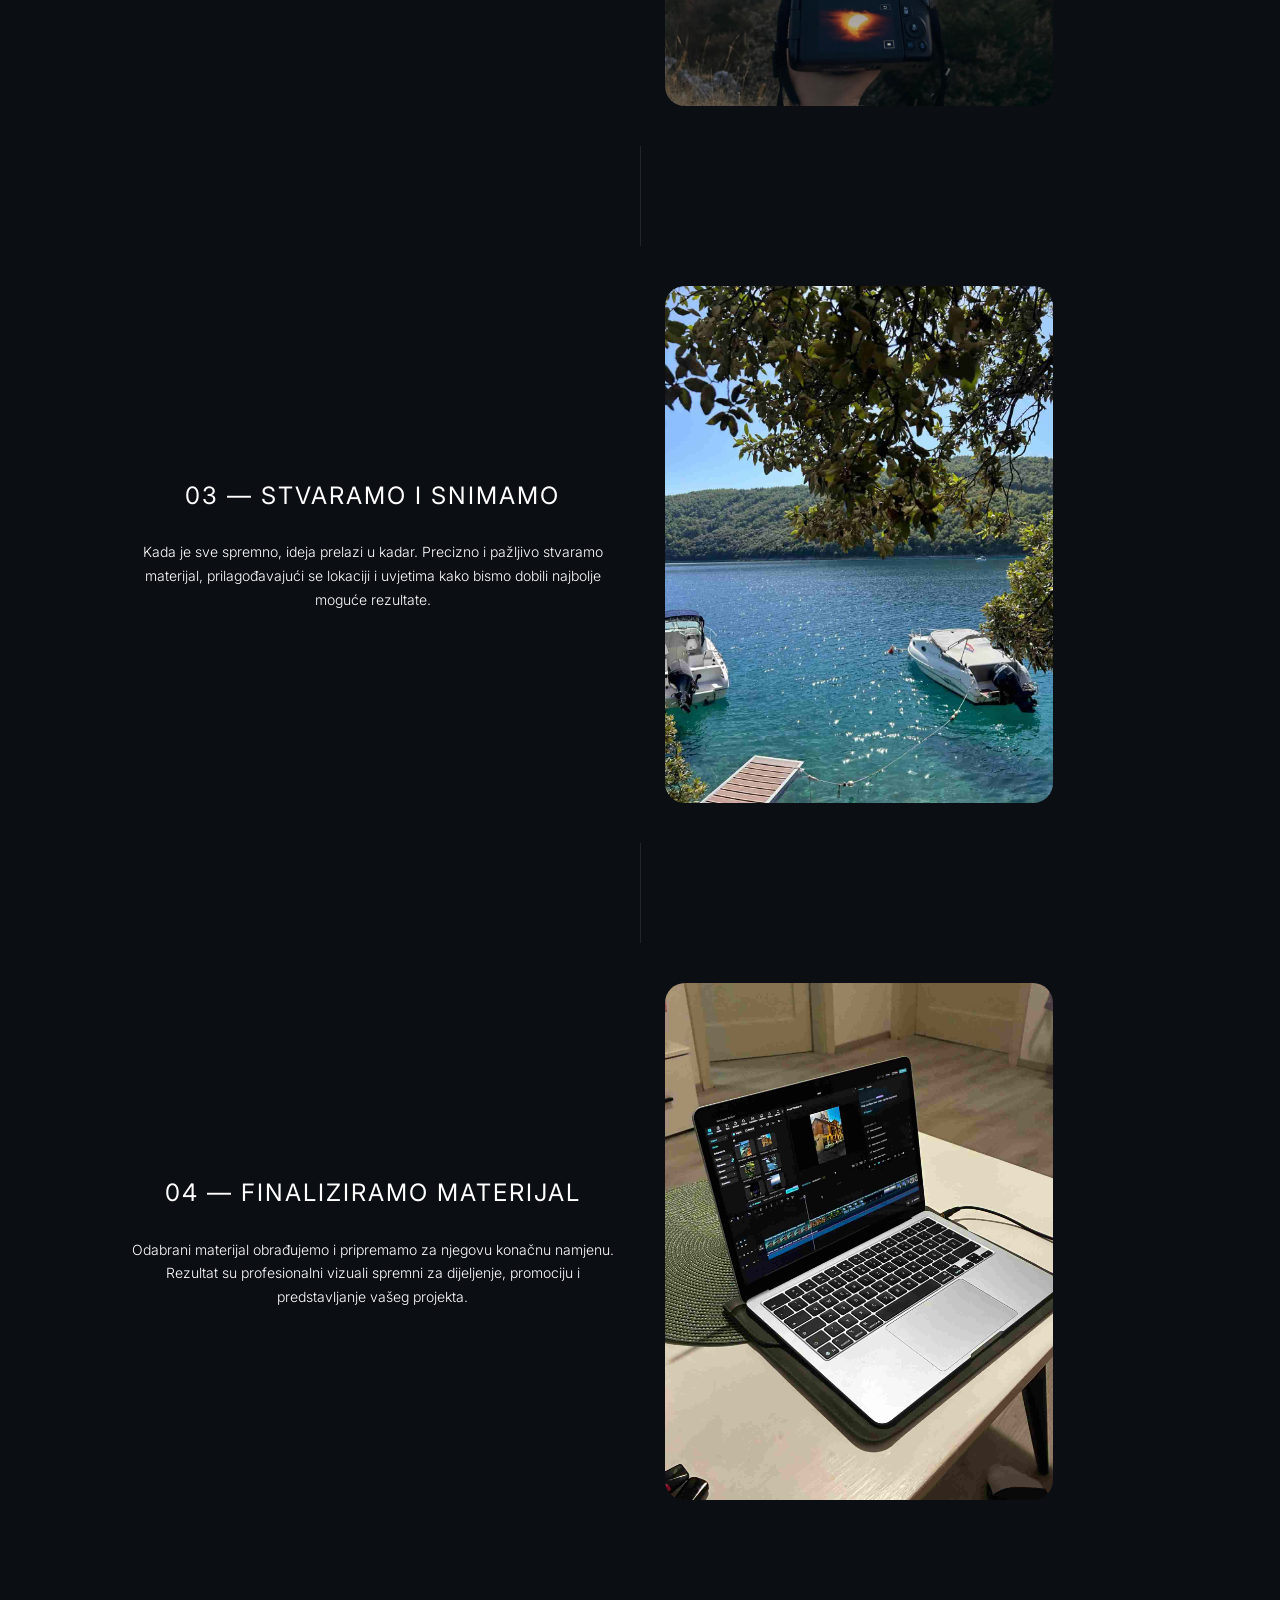
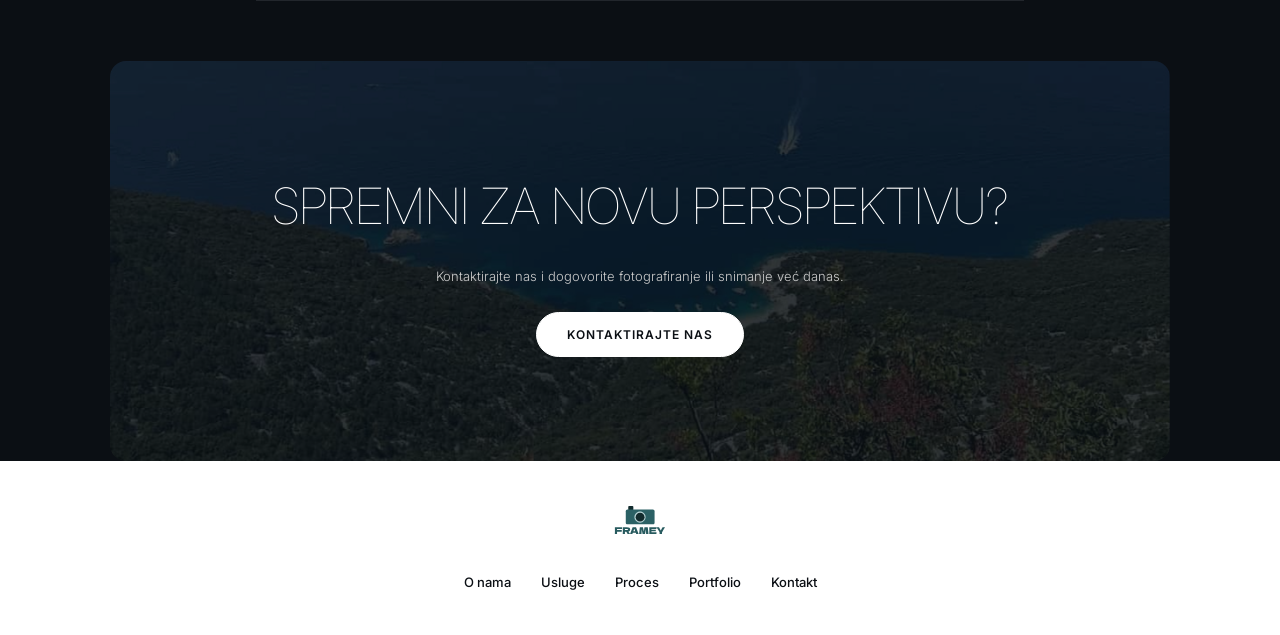
<file: proces.html>
<!DOCTYPE html>
<html lang="hr">

<head>
    <meta charset="UTF-8">
    <meta name="viewport" content="width=device-width, initial-scale=1.0">
    <title>Framey - Proces</title>
    <link rel="preconnect" href="https://fonts.googleapis.com">
    <link rel="preconnect" href="https://fonts.gstatic.com" crossorigin>
    <link href="https://fonts.googleapis.com/css2?family=Inter:wght@300;400;500;600;700&display=swap" rel="stylesheet">
    <link rel="stylesheet" href="style.css">
</head>

<body>

    <header class="navbar">
        <div class="logo">
            <a href="index.html"><img src="images/logotip.svg" alt="Framey Logo"></a>
        </div>

        <button class="hamburger" id="hamburger" aria-label="Otvori izbornik">
            <span></span>
            <span></span>
            <span></span>
        </button>

        <nav>
            <ul class="nav-links" id="nav-links">
                <li><a href="o_nama.html">O nama</a></li>
                <li class="dropdown">
                    <a href="usluge.html" class="dropbtn">Usluge &#9662;</a>
                    <ul class="dropdown-content">
                        <li><a href="snimanje.html">Snimanje</a></li>
                        <li><a href="fotografiranje.html">Fotografiranje</a></li>
                    </ul>
                </li>
                <li><a href="proces.html">Proces</a></li>
                <li><a href="portfolio.html">Portfolio</a></li>
                <li><a href="kontakt.html">Kontakt</a></li>
            </ul>
        </nav>
    </header>

    <section class="content-section text-center">
        <h1>Od prve ideje do<br>finalnog kadra.</h1>
    </section>

    <section class="content-section text-center">

        <p class="subtitle">Dobar rezultat počinje puno prije nego što pritisnemo okidač kamere.<br>

            Svaki projekt prolazi kroz pažljivo planiran proces koji nam omogućuje da
            razumijemo vaše potrebe, pripremimo snimanje i ostvarimo najbolji mogući rezultat.
        </p>

    </section>
    <hr class="divider">

    <section class="content-section text-center">
        <section class="split-section">
            <div class="split-text">
                <h2>01 — Upoznajemo vaš projekt</h2>
                <p>
                    Sve počinje razgovorom.
                    Želimo razumjeti što snimamo i fotografiramo, kome je sadržaj namijenjen i što njime želite postići. Na temelju toga
                    definiramo smjer projekta i pristup snimanju.
                </p>
            </div>

            <div class="split-image">
                <img src="images/pogled.jpg" alt="Prvi korak">
            </div>
        </section>
        <div class="vertical-line"></div>

        <section class="split-section">
            <div class="split-text">
                <h2>02 — Planiramo kadrove</h2>
                <p>
                    Analiziramo lokaciju, osvjetljenje i mogućnosti snimanja.
                    Planiramo kompoziciju, kutove i vrijeme snimanja kako bismo iskoristili puni potencijal prostora i pronašli
                    najbolju vizualnu priču.
                </p>
            </div>

            <div class="split-image">
                <img src="images/oprema.jpg" alt="Priprema">
            </div>
        </section>
        <div class="vertical-line"></div>

        <section class="split-section">
            <div class="split-text">
                <h2>03 — Stvaramo i snimamo</h2>
                <p>
                    Kada je sve spremno, ideja prelazi u kadar.
                    Precizno i pažljivo stvaramo materijal, prilagođavajući se lokaciji i uvjetima kako bismo dobili
                    najbolje moguće rezultate.
                </p>
            </div>

            <div class="split-image">
                <img src="images/plaza.jpg" alt="Fotografiranje i snimanje na terenu">
            </div>
        </section>
        <div class="vertical-line"></div>

        <section class="split-section">
            <div class="split-text">
                <h2>04 — Finaliziramo materijal</h2>
                <p>
                    Odabrani materijal obrađujemo i pripremamo za njegovu konačnu namjenu. Rezultat su profesionalni vizuali spremni
                    za dijeljenje, promociju i predstavljanje vašeg projekta.
                </p>
            </div>

            <div class="split-image">
                <img src="images/editing.jpg" alt="Obrada fotografija i videa">
            </div>
        </section>
    </section>

    <hr class="divider">

    <section class="content-section">
        <div class="cta-card">
            <img src="images/footer.jpg" alt="Pozadina">
            <div class="cta-content">
                <h2>SPREMNI ZA NOVU PERSPEKTIVU?</h2>
                <p>Kontaktirajte nas i dogovorite fotografiranje ili snimanje već danas.</p>
                <a href="kontakt.html" class="btn btn-white">KONTAKTIRAJTE NAS</a>
            </div>
        </div>
    </section>

    <footer class="footer">
        <div class="footer-logo">
            <img src="images/logotip.svg" alt="Framey Logo">
        </div>
        <ul class="footer-links">
            <li><a href="o_nama.html">O nama</a></li>
            <li><a href="usluge.html">Usluge</a></li>
            <li><a href="proces.html">Proces</a></li>
            <li><a href="portfolio.html">Portfolio</a></li>
            <li><a href="kontakt.html">Kontakt</a></li>
        </ul>
    </footer>
    <script>
        const hamburger = document.getElementById('hamburger');
        const navLinks = document.getElementById('nav-links');

        hamburger.addEventListener('click', () => {
            navLinks.classList.toggle('active');
        });
    </script>

</body>

</html>
</file>
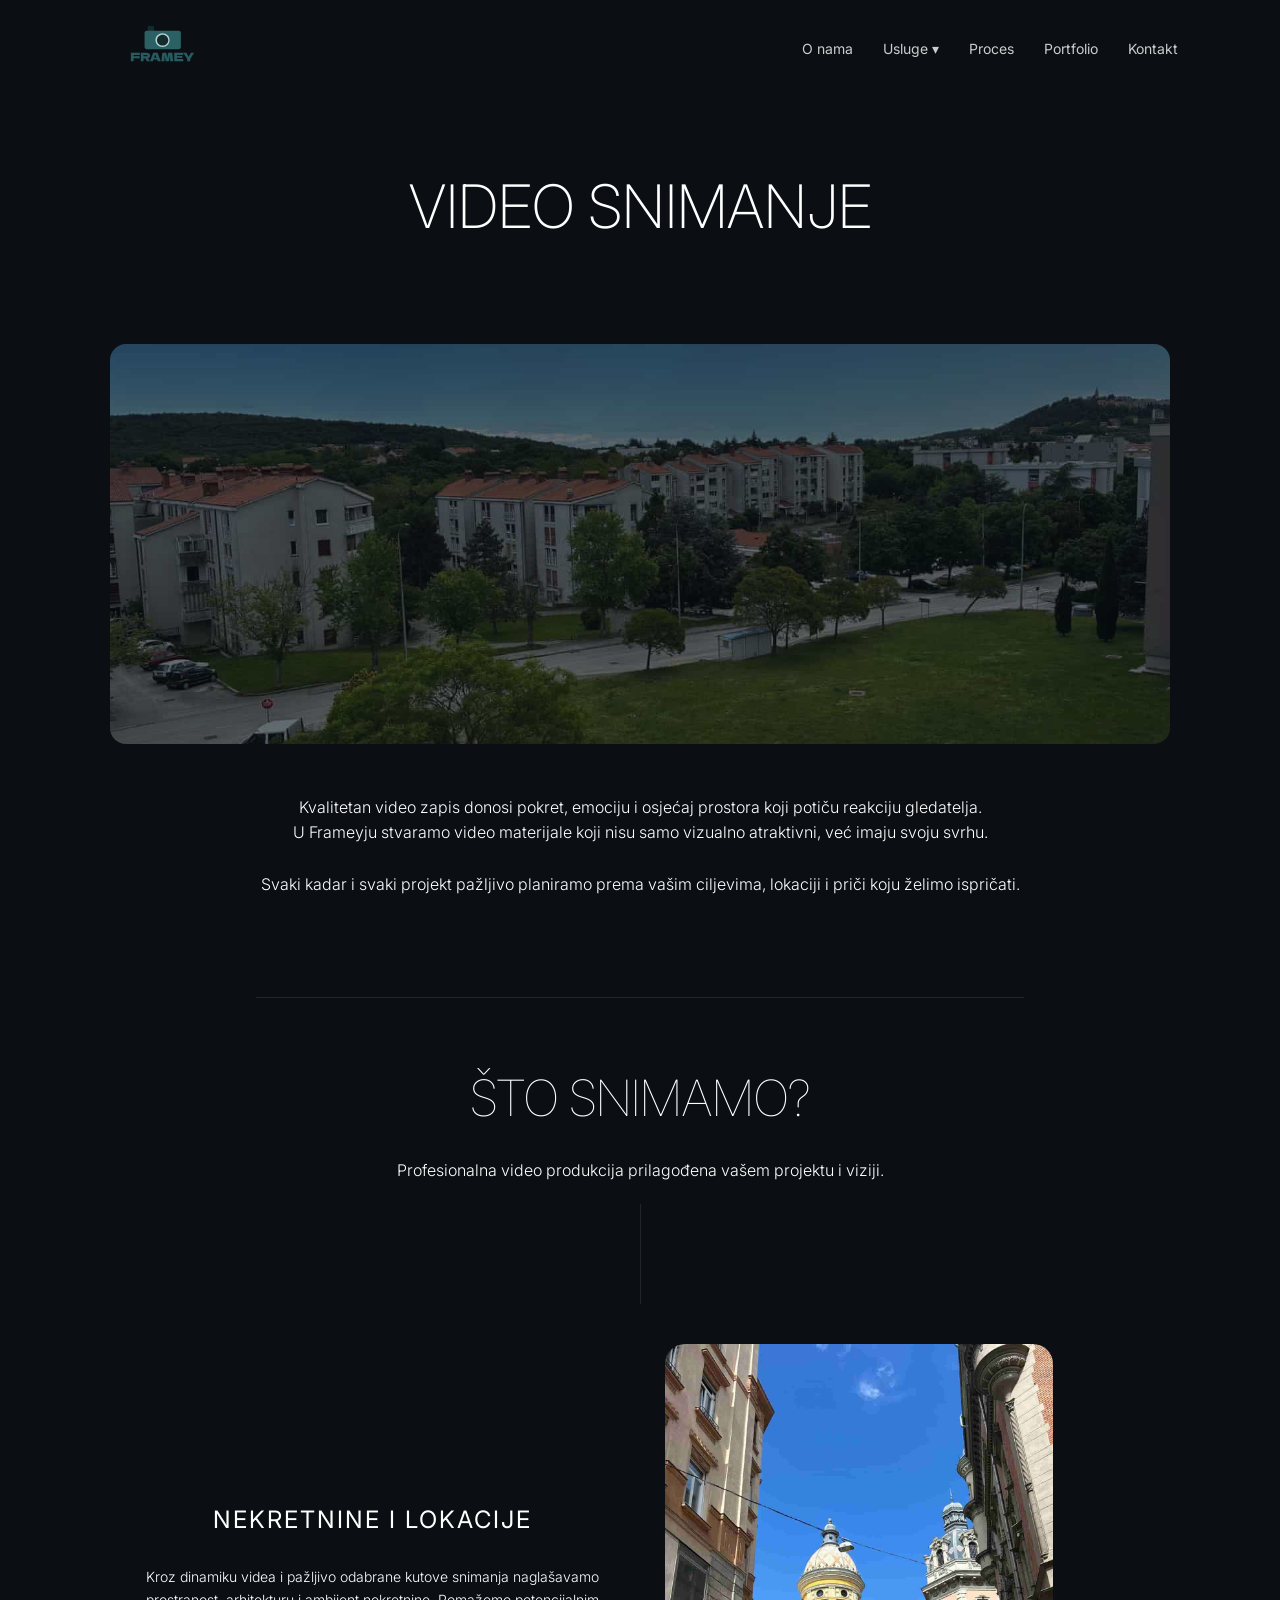
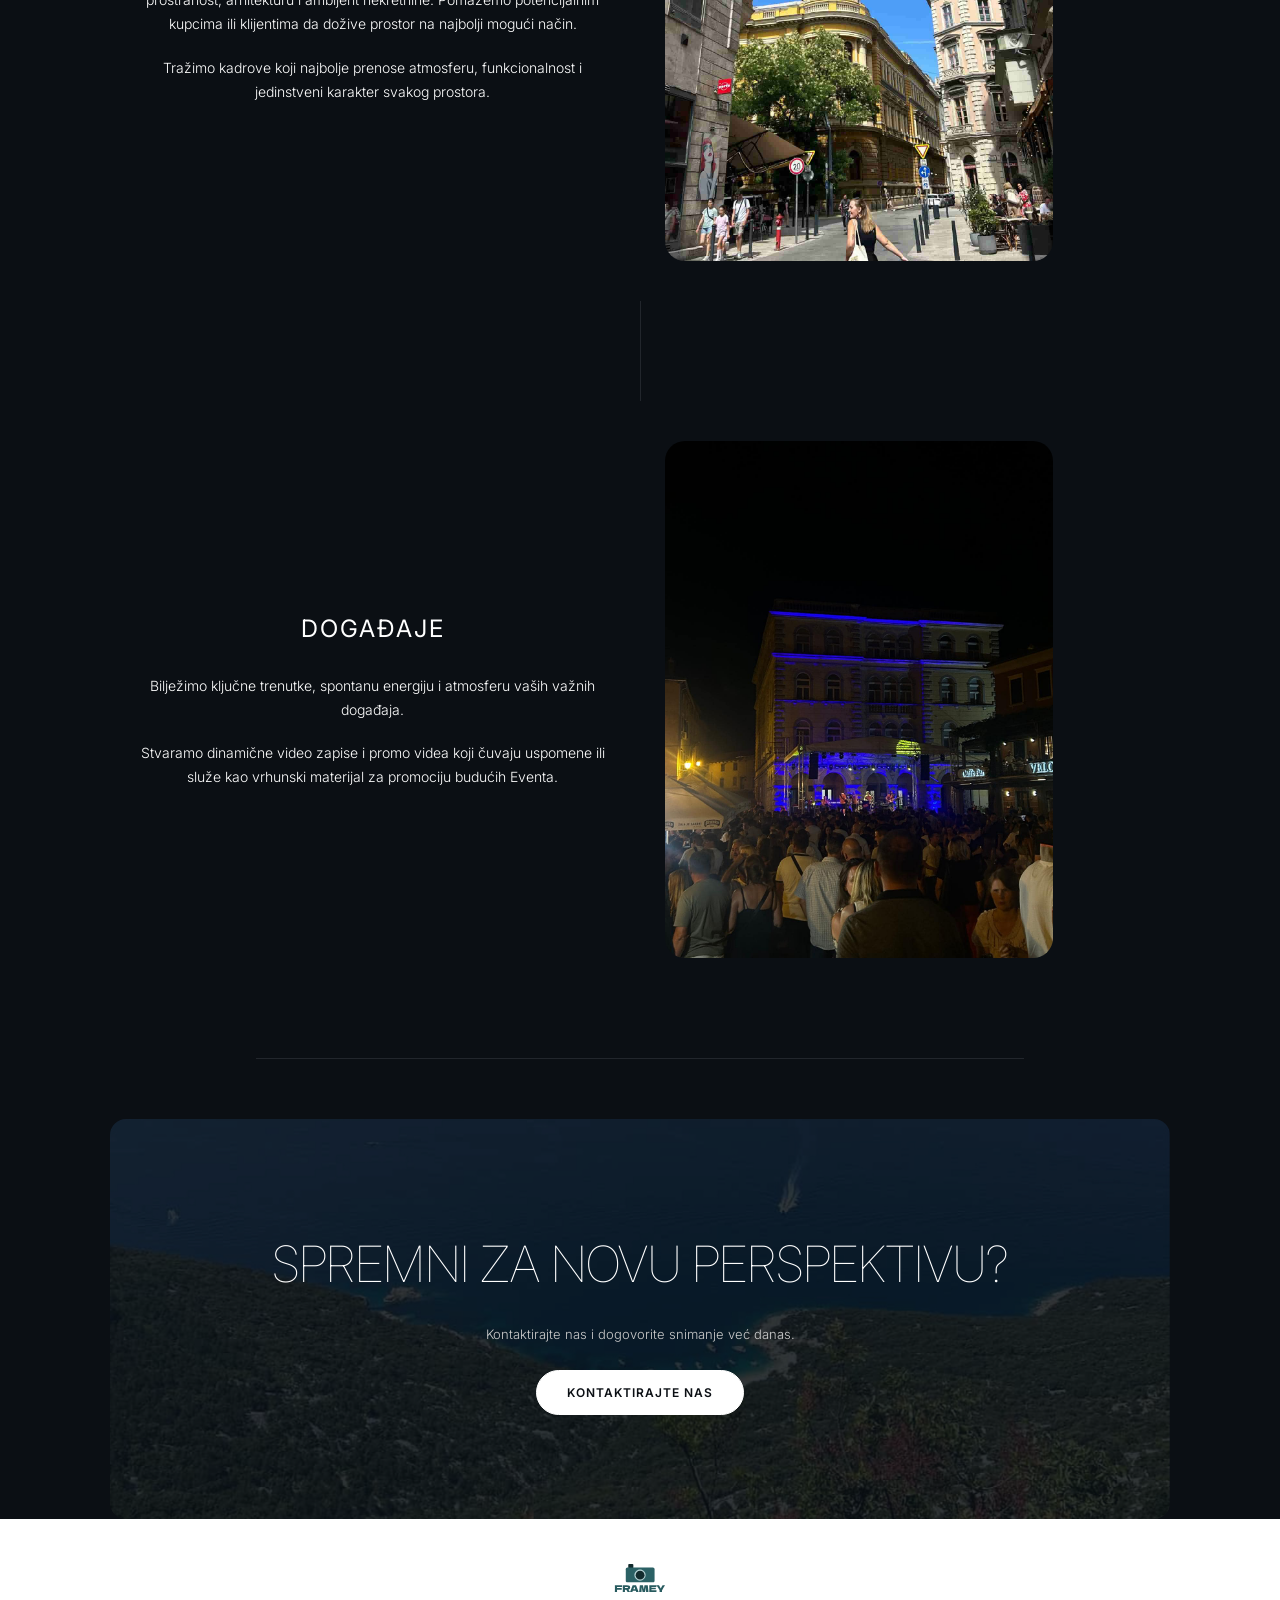
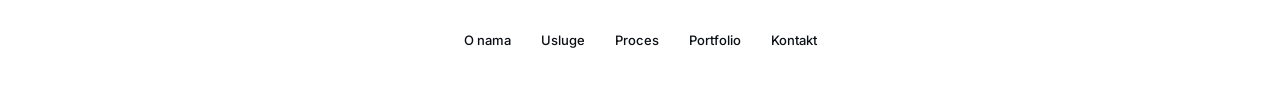
<file: snimanje.html>
<!DOCTYPE html>
<html lang="hr">

<head>
    <meta charset="UTF-8">
    <meta name="viewport" content="width=device-width, initial-scale=1.0">
    <title>Framey - Snimanje</title>
    <link rel="preconnect" href="https://fonts.googleapis.com">
    <link rel="preconnect" href="https://fonts.gstatic.com" crossorigin>
    <link href="https://fonts.googleapis.com/css2?family=Inter:wght@300;400;500;600;700&display=swap" rel="stylesheet">
    <link rel="stylesheet" href="style.css">
</head>

<body>

    <header class="navbar">
        <div class="logo">
            <a href="index.html"><img src="images/logotip.svg" alt="Framey Logo"></a>
        </div>

        <button class="hamburger" id="hamburger" aria-label="Otvori izbornik">
            <span></span>
            <span></span>
            <span></span>
        </button>

        <nav>
            <ul class="nav-links" id="nav-links">
                <li><a href="o_nama.html">O nama</a></li>
                <li class="dropdown">
                    <a href="usluge.html" class="dropbtn">Usluge &#9662;</a>
                    <ul class="dropdown-content">
                        <li><a href="snimanje.html">Snimanje</a></li>
                        <li><a href="fotografiranje.html">Fotografiranje</a></li>
                    </ul>
                </li>
                <li><a href="proces.html">Proces</a></li>
                <li><a href="portfolio.html">Portfolio</a></li>
                <li><a href="kontakt.html">Kontakt</a></li>
            </ul>
        </nav>
    </header>

    <section class="content-section text-center">
        <h1>video snimanje</h1>
    </section>

    <section class="content-section text-center">
        <div class="cta-card"><img src="images/pogled.jpg" alt="Video snimanje"></div>
        <br><br>

        <p class="subtitle">Kvalitetan video zapis donosi pokret, emociju i osjećaj prostora koji potiču reakciju gledatelja.<br>
            U Frameyju stvaramo video materijale koji nisu samo vizualno atraktivni, već imaju svoju svrhu.<br><br>
            Svaki kadar i svaki projekt pažljivo planiramo prema vašim ciljevima, lokaciji i priči koju želimo ispričati.
        </p>

    </section>
    <hr class="divider">

    <section class="content-section text-center">
        <h2>ŠTO SNIMAMO?</h2>
        <p class="subtitle">Profesionalna video produkcija prilagođena vašem projektu i viziji.</p>

        <div class="vertical-line"></div>

        <section class="split-section">
            <div class="split-text">
                <h2>NEKRETNINE I LOKACIJE</h2>
                <p>
                    Kroz dinamiku videa i pažljivo odabrane kutove snimanja naglašavamo prostranost, arhitekturu i ambijent nekretnine. 
                    Pomažemo potencijalnim kupcima ili klijentima da dožive prostor na najbolji mogući način.
                </p>
                <p>
                    Tražimo kadrove koji najbolje prenose atmosferu, funkcionalnost i jedinstveni karakter svakog prostora.
                </p>
            </div>

            <div class="split-image">
                <img src="images/budimpesta.jpg" alt="Snimanje nekretnina i lokacija">
            </div>
        </section>

        <div class="vertical-line"></div>

        <section class="split-section">
            <div class="split-text">
                <h2>DOGAĐAJE</h2>
                <p>
                    Bilježimo ključne trenutke, spontanu energiju i atmosferu vaših važnih događaja.
                </p>
                <p>
                    Stvaramo dinamične video zapise i promo videa koji čuvaju uspomene ili služe kao vrhunski materijal za promociju budućih Eventa.
                </p>
            </div>

            <div class="split-image">
                <img src="images/concert.jpg" alt="Snimanje događaja">
            </div>
        </section>

    </section>

    <hr class="divider">

    <section class="content-section">
        <div class="cta-card">
            <img src="images/footer.jpg" alt="Pozadina">
            <div class="cta-content">
                <h2>SPREMNI ZA NOVU PERSPEKTIVU?</h2>
                <p>Kontaktirajte nas i dogovorite snimanje već danas.</p>
                <a href="kontakt.html" class="btn btn-white">KONTAKTIRAJTE NAS</a>
            </div>
        </div>
    </section>

    <footer class="footer">
        <div class="footer-logo">
            <img src="images/logotip.svg" alt="Framey Logo">
        </div>
        <ul class="footer-links">
            <li><a href="o_nama.html">O nama</a></li>
            <li><a href="usluge.html">Usluge</a></li>
            <li><a href="proces.html">Proces</a></li>
            <li><a href="portfolio.html">Portfolio</a></li>
            <li><a href="kontakt.html">Kontakt</a></li>
        </ul>
    </footer>

    <script>
        const hamburger = document.getElementById('hamburger');
        const navLinks = document.getElementById('nav-links');

        hamburger.addEventListener('click', () => {
            navLinks.classList.toggle('active');
        });
    </script>
</body>

</html>
</file>
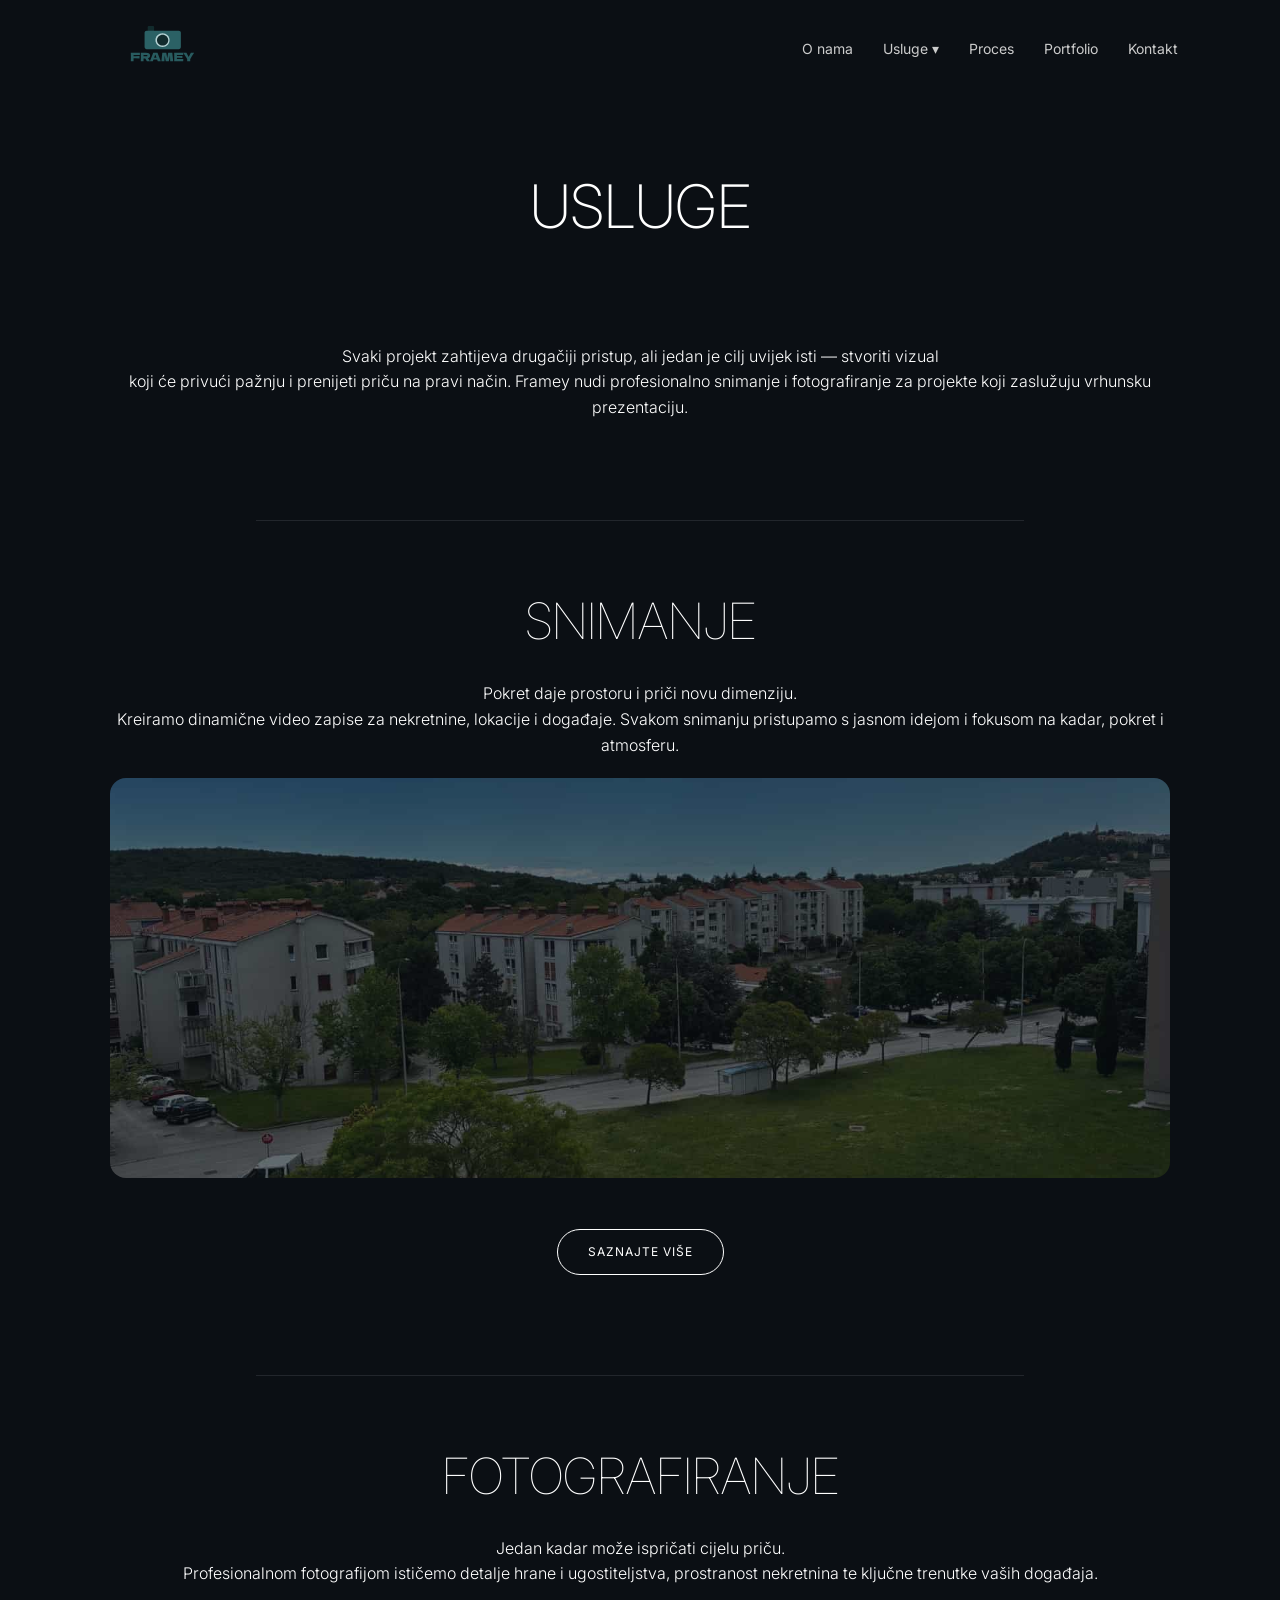
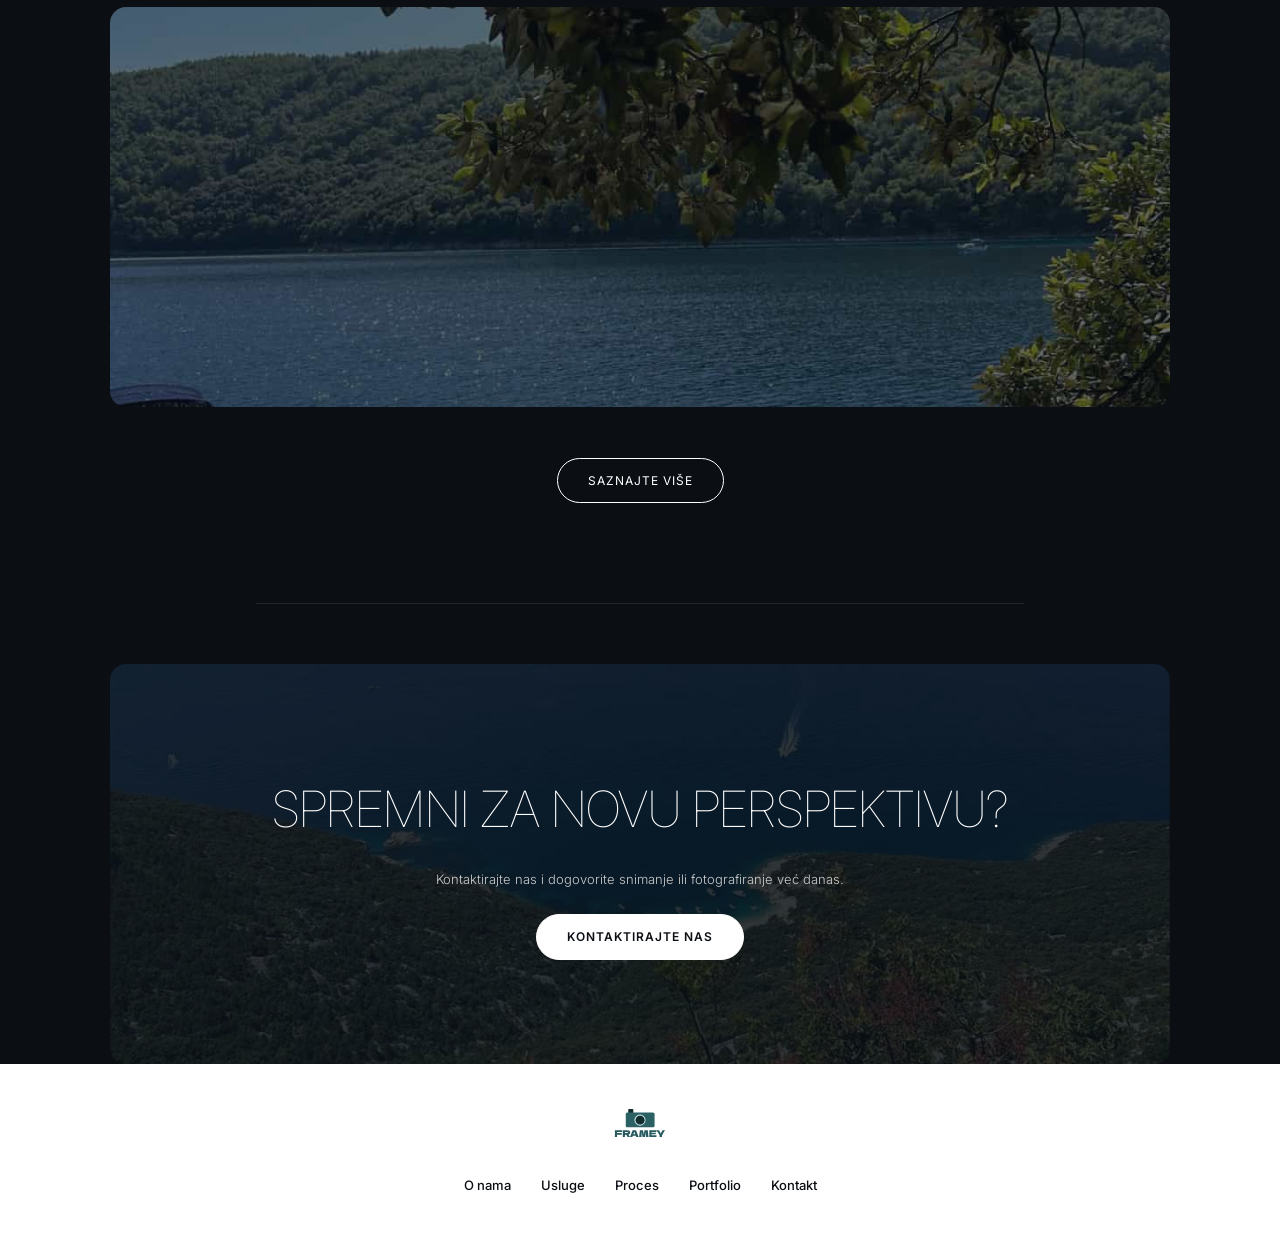
<file: usluge.html>
<!DOCTYPE html>
<html lang="hr">

<head>
    <meta charset="UTF-8">
    <meta name="viewport" content="width=device-width, initial-scale=1.0">
    <title>Framey - Usluge</title>
    <link rel="preconnect" href="https://fonts.googleapis.com">
    <link rel="preconnect" href="https://fonts.gstatic.com" crossorigin>
    <link href="https://fonts.googleapis.com/css2?family=Inter:wght@300;400;500;600;700&display=swap" rel="stylesheet">
    <link rel="stylesheet" href="style.css">
</head>

<body>

    <header class="navbar">
        <div class="logo">
            <a href="index.html"><img src="images/logotip.svg" alt="Framey Logo"></a>
        </div>

        <button class="hamburger" id="hamburger" aria-label="Otvori izbornik">
            <span></span>
            <span></span>
            <span></span>
        </button>

        <nav>
            <ul class="nav-links" id="nav-links">
                <li><a href="o_nama.html">O nama</a></li>
                <li class="dropdown">
                    <a href="usluge.html" class="dropbtn">Usluge &#9662;</a>
                    <ul class="dropdown-content">
                        <li><a href="snimanje.html">Snimanje</a></li>
                        <li><a href="fotografiranje.html">Fotografiranje</a></li>
                    </ul>
                </li>
                <li><a href="proces.html">Proces</a></li>
                <li><a href="portfolio.html">Portfolio</a></li>
                <li><a href="kontakt.html">Kontakt</a></li>
            </ul>
        </nav>
    </header>

    <section class="content-section text-center">
        <h1>USLUGE</h1>
    </section>

    <section class="content-section text-center">

        <p class="subtitle">Svaki projekt zahtijeva drugačiji pristup, ali jedan je cilj uvijek isti — stvoriti
            vizual<br>
            koji će privući pažnju i prenijeti priču na pravi način. Framey nudi profesionalno snimanje i
            fotografiranje za projekte koji zaslužuju vrhunsku prezentaciju.</p>

    </section>
    <hr class="divider">

    <section class="content-section text-center">
        <h2>snimanje</h2>
        <p class="subtitle">Pokret daje prostoru i priči novu dimenziju.<br>
            Kreiramo dinamične video zapise za nekretnine, lokacije i događaje. Svakom snimanju pristupamo s jasnom idejom i fokusom na kadar, pokret i atmosferu.</p>


        <div class="cta-card"><img src="images/pogled.jpg" alt="Video snimanje"></div>
        <br><br>
        <a href="snimanje.html" class="btn btn-outline">SAZNAJTE VIŠE</a>


    </section>

    <hr class="divider">
    <section class="content-section text-center">
        <h2>fotografiranje</h2>
        <p class="subtitle">Jedan kadar može ispričati cijelu priču.<br>
            Profesionalnom fotografijom ističemo detalje hrane i ugostiteljstva, prostranost nekretnina te ključne trenutke vaših događaja.</p>


        <div class="cta-card"><img src="images/plaza.jpg" alt="Profesionalno fotografiranje"></div>
        <br><br>
        <a href="fotografiranje.html" class="btn btn-outline">SAZNAJTE VIŠE</a>


    </section>
    <hr class="divider">


    <section class="content-section">
        <div class="cta-card">
            <img src="images/footer.jpg" alt="Pozadina">
            <div class="cta-content">
                <h2>SPREMNI ZA NOVU PERSPEKTIVU?</h2>
                <p>Kontaktirajte nas i dogovorite snimanje ili fotografiranje već danas.</p>
                <a href="kontakt.html" class="btn btn-white">KONTAKTIRAJTE NAS</a>
            </div>
        </div>
    </section>

    <footer class="footer">
        <div class="footer-logo">
            <img src="images/logotip.svg" alt="Framey Logo">
        </div>
        <ul class="footer-links">
            <li><a href="o_nama.html">O nama</a></li>
            <li><a href="usluge.html">Usluge</a></li>
            <li><a href="proces.html">Proces</a></li>
            <li><a href="portfolio.html">Portfolio</a></li>
            <li><a href="kontakt.html">Kontakt</a></li>
        </ul>
    </footer>

    <script>
        const hamburger = document.getElementById('hamburger');
        const navLinks = document.getElementById('nav-links');

        hamburger.addEventListener('click', () => {
            navLinks.classList.toggle('active');
        });
    </script>
</body>

</html>
</file>
<file: style.css>
* {
    margin: 0;
    padding: 0;
    box-sizing: border-box;
}

body {
    font-family: 'Inter', sans-serif;
    background-color: #0b0f14;
    color: #ffffff;
    line-height: 1.6;
}

a {
    color: inherit;
    text-decoration: none;
}

.navbar {
    display: flex;
    justify-content: space-between;
    align-items: center;
    padding: 20px 8%;
    background-color: #0b0f14;
}



.logo img {
    height: 50px;
}

.nav-links {
    list-style: none;
    display: flex;
    gap: 30px;
}


.nav-links {
    list-style: none;
    padding: 0;
    margin: 0;
}


.hamburger {
    background: none;
    border: none;
    outline: none;
}

.nav-links a {
    font-size: 14px;
    font-weight: 400;
    color: #cccccc;
    transition: color 0.3s ease;
}

.nav-links a:hover {
    color: #ffffff;
}

.dropdown {
    position: relative;
}

.dropdown-content {
    display: none;
    position: absolute;
    top: 100%;
    left: 0;
    background-color: #161b22;
    min-width: 160px;
    box-shadow: 0px 8px 16px rgba(0, 0, 0, 0.5);
    border-radius: 8px;
    padding: 10px 0;
    list-style: none;
    z-index: 1000;
}

.dropdown-content li a {
    display: block;
    padding: 10px 20px;
    color: #cccccc;
}

.dropdown-content li a:hover {
    background-color: #21262d;
    color: #ffffff;
}

.dropdown:hover .dropdown-content {
    display: block;
}



.hero {
    width: 100vw;
    height: 100vh;

    display: flex;
    justify-content: center;
    align-items: center;

    text-align: center;

    background-image: linear-gradient(rgba(0, 0, 0, 0.5), rgba(0, 0, 0, 0.8)), url(images/put_vir.jpg);
    background-size: cover;
    background-position: center center;
    background-repeat: no-repeat;
    background-attachment: fixed;
}

.btn {
    display: inline-block;
    padding: 12px 30px;
    border-radius: 30px;
    font-size: 12px;
    letter-spacing: 1px;
    cursor: pointer;
    transition: all 0.3s ease;
}

.btn-outline {
    border: 1px solid #ffffff;
    color: #ffffff;
    background: transparent;
}

.btn-outline:hover {
    background: #ffffff;
    color: #0b0f14;
}

.btn-white {
    background: #ffffff;
    color: #0b0f14;
    border: 1px solid #ffffff;
    font-weight: 600;
}

.btn-white:hover {
    background: #e0e0e0;
}

h1 {
    font-size: 60px;
    font-weight: 200;
    text-transform: uppercase;
    margin-bottom: 0.5em;
}

.divider {
    border: 0;
    height: 1px;
    background: #22262c;
    margin: 100px auto 0;

    width: 60%;
}

.content-section {
    max-width: 1100px;
    margin: 0 auto;
    padding: 60px 20px 0;
}

.text-center {
    text-align: center;
}

h2 {
    font-size: 50px;
    font-weight: 100;
    margin-bottom: 20px;
    text-transform: uppercase;
}

p {
    font-size: 16px;
    color: white;
    margin-bottom: 20px;
    font-weight: 300;
}

.video-container {
    position: relative;
    width: 90%;
    max-width: 1100px;
    margin: 40px auto;
    aspect-ratio: 16 / 9;
    border-radius: 20px;
    overflow: hidden;
    box-shadow: 0 10px 30px rgba(0, 0, 0, 0.5);
    background-color: #000;
}

.video-container.playing .video-poster,
.video-container.playing .play-btn {
    display: none;
}

.video-poster {
    position: absolute;
    top: 0;
    left: 0;
    width: 100%;
    height: 100%;
    object-fit: cover;
    z-index: 2;
    transition: opacity 0.3s ease;
}

.play-btn {
    position: absolute;
    top: 50%;
    left: 50%;
    transform: translate(-50%, -50%);
    z-index: 3;

    background-color: #ffffff;
    color: #000000;
    padding: 10px 22px;
    border-radius: 50px;
    font-family: 'Inter', sans-serif;
    font-size: 13px;
    font-weight: 600;
    cursor: pointer;

    display: flex;
    align-items: center;
    gap: 8px;
    box-shadow: 0 4px 15px rgba(0, 0, 0, 0.3);
    user-select: none;
    transition: transform 0.2s ease, background-color 0.2s ease;
}

.play-btn:hover {
    transform: translate(-50%, -50%) scale(1.05);
    background-color: #f0f0f0;
}

.play-icon {
    font-size: 10px;
}

.video-element {
    position: absolute;
    top: 0;
    left: 0;
    width: 100%;
    height: 100%;
    border: none;
    z-index: 1;
}

.video-checkbox:checked~.video-poster,
.video-checkbox:checked~.play-btn {
    display: none;
}


.cards-grid {
    display: grid;
    gap: 20px;
    margin-bottom: 40px;
}

.grid-2 {
    grid-template-columns: repeat(2, 1fr);
}

.grid-3 {
    grid-template-columns: repeat(3, 1fr);
}

.card {
    border-radius: 12px;
    overflow: hidden;
    position: relative;
}

.card img {
    width: 100%;
    height: 100%;
    object-fit: cover;
    display: block;
}

.card-overlay {
    height: 220px;
}

.card-overlay .card-text {
    position: absolute;
    top: 50%;
    left: 50%;
    transform: translate(-50%, -50%);
    font-size: 18px;
    letter-spacing: 2px;
    font-weight: 500;
    text-shadow: 0 2px 4px rgba(0, 0, 0, 0.6);
}


.vertical-line {
    width: 1px;
    height: 100px;
    background-color: #22262c;
    margin: 0 auto;
}

.split-section {
    display: flex;
    align-items: center;
    justify-content: space-between;
    gap: 50px;
    max-width: 1100px;
    margin: 40px auto;
    padding: 0 20px;
}

.split-text {
    flex: 1;
    color: #ffffff;
}

.split-text h2 {
    font-size: 24px;
    font-weight: 400;
    letter-spacing: 2px;
    margin-bottom: 25px;
    text-transform: uppercase;
}

.split-text p {
    font-size: 14px;
    line-height: 1.7;
    color: white;
    margin-bottom: 20px;
    font-weight: 300;
}

.split-text p:last-child {
    margin-bottom: 0;
}

.split-image {
    flex: 1;
}

.split-image img {
    width: 80%;
    height: auto;
    display: block;
    border-radius: 20px;
    object-fit: cover;
}





.cta-card {
    position: relative;
    border-radius: 16px;
    overflow: hidden;
    height: 400px;
    display: flex;
    align-items: center;
    justify-content: center;
    text-align: center;
}

.cta-card img {
    position: absolute;
    width: 100%;
    height: 100%;
    object-fit: cover;
    opacity: 0.4;
}

.cta-content {
    position: relative;
    z-index: 1;
}

.cta-content p {
    font-size: 13px;
    color: #cccccc;
    margin-bottom: 25px;
}

.footer {
    background-color: #ffffff;
    color: #0b0f14;
    text-align: center;
    padding: 40px 20px;
}

.footer-logo img {
    height: 40px;
    margin-bottom: 20px;
}

.footer-links {
    list-style: none;
    display: flex;
    justify-content: center;
    gap: 30px;
}

.footer-links a {
    color: #0b0f14;
    font-size: 13px;
    font-weight: 500;
}

.contact-box {
    background-color: #333c48;
    max-width: 600px;
    margin: 50px auto;
    padding: 40px 20px;
    border-radius: 30px;
    text-align: center;
}

.contact-title {
    color: #ffffff;
    font-family: 'Inter', sans-serif;
    font-size: 14px;
    font-weight: 700;
    letter-spacing: 1.5px;
    margin-bottom: 8px;
}

.contact-email {
    color: #b0b8c4;
    font-family: 'Inter', sans-serif;
    font-size: 14px;
    text-decoration: underline;
    transition: color 0.3s ease;
}

.contact-email:hover {
    color: #ffffff;
}

.icon-image img {
    align-items: center;
    position: relative;
    width: 60px;
    height: auto;
    border-radius: 20px;
    object-fit: cover;
}


@media (max-width: 768px) {

    .grid-2,
    .grid-3 {
        grid-template-columns: 1fr;
    }

    .navbar {
        flex-direction: column;
        gap: 15px;
    }

    .nav-links {
        gap: 15px;
    }

    h2 {
    font-size: 30px;
    font-weight: 100;
    margin-bottom: 20px;
    text-transform: uppercase;
}

h1 {
    font-size: 40px;
    font-weight: 100;
    margin-bottom: 20px;
    text-transform: uppercase;
}

p {
    font-size: 12px;
    color: white;
    margin-bottom: 20px;
    font-weight: 300;
}
.content-section {
    max-width: 1100px;
    margin: 0 auto;
    padding: 60px 5px 0;
    padding-left: 1.5rem;  
    padding-right: 1.5rem;
}

.split-section {
    flex-direction: column;
    gap: 30px; 
    padding: 0 16px; 
  }

  .split-image img {
    width: 100%;
}

.hamburger {
    display: none;
    flex-direction: column;
    justify-content: space-between;
    width: 28px;
    height: 20px;
    background: transparent;
    border: none;
    cursor: pointer;
    padding: 0;
    z-index: 1001;
}

.hamburger span {
    width: 100%;
    height: 3px;
    background-color: #ffffff;
    border-radius: 2px;
    transition: all 0.3s ease;
}

    .navbar {
        position: relative;
    }

    .hamburger {
        display: flex;
    }

    .nav-links {
        display: none;
        flex-direction: column;
        position: absolute;
        top: 100%;
        left: 0;
        width: 100%;
        background-color: #0b0f14;
        padding: 20px 0;
        gap: 15px;
        box-shadow: 0px 10px 15px rgba(0, 0, 0, 0.5);
    }

    .nav-links.active {
        display: flex;
    }

    .nav-links li {
        text-align: center;
    }

    .dropdown-content {
    display: block;
    position: static;
    box-shadow: none;
    background-color: #161b22;
    padding-left: 15px;
    margin-top: 5px;
  }

}
</file>
